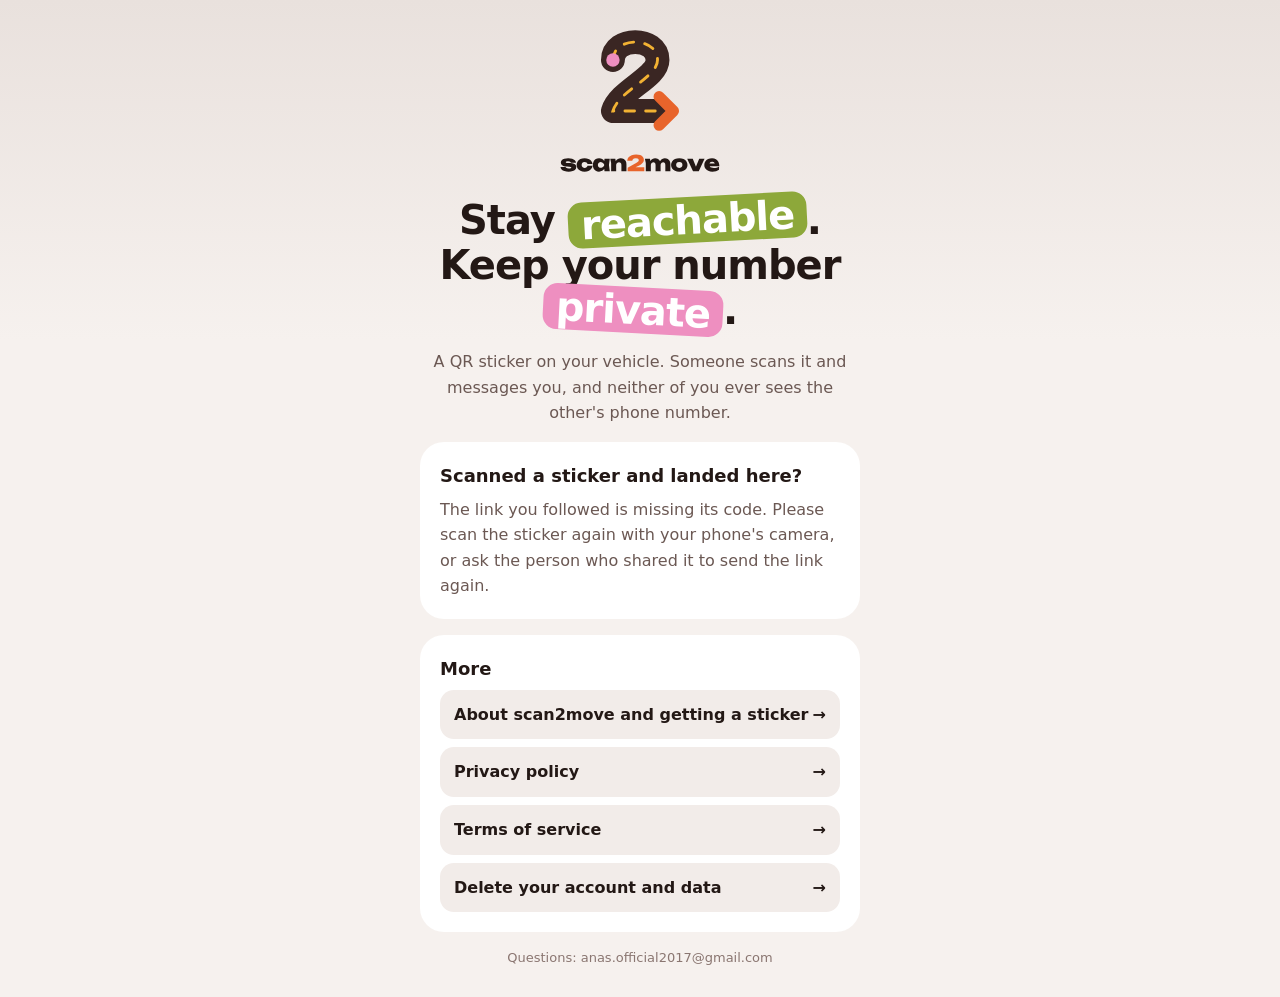
<file: index.html>
<!DOCTYPE html>
<html lang="en">
<head>
<meta charset="utf-8">
<meta name="referrer" content="no-referrer">
<meta http-equiv="Content-Security-Policy" content="default-src 'self'; script-src 'self' 'unsafe-inline'; style-src 'self' 'unsafe-inline' https://fonts.googleapis.com; font-src https://fonts.gstatic.com; img-src 'self' data:; base-uri 'none'; form-action 'none'">
<meta name="viewport" content="width=device-width, initial-scale=1, viewport-fit=cover">
<link rel="icon" href="favicon.svg" type="image/svg+xml">
<link rel="apple-touch-icon" href="apple-touch-icon.png">
<meta name="theme-color" content="#523632">
<meta property="og:type" content="website">
<meta property="og:title" content="scan2move">
<meta property="og:description" content="Reach a vehicle owner without seeing their phone number.">
<meta property="og:image" content="https://scantomove.app/og.png">
<meta name="twitter:card" content="summary_large_image">
<title>scan2move</title>
<!--
  Landing spot for a bare or broken scan link. The real pages are home.html
  (about + ordering), scan.html (what a stranger sees) and the legal pages
  Google Play requires. No customer data is served from here, no analytics.
-->
<link rel="stylesheet" href="https://fonts.googleapis.com/css2?family=Bricolage+Grotesque:opsz,wght@12..96,800&family=Caveat:wght@700&family=Plus+Jakarta+Sans:wght@500;600;700;800&display=swap">
<link rel="stylesheet" href="brand.css">
<style>
  body{min-height:100dvh;display:flex;align-items:center;justify-content:center;padding:28px max(18px,env(safe-area-inset-right,0px)) 28px max(18px,env(safe-area-inset-left,0px))}
  .wrap{max-width:440px;width:100%;text-align:center;display:flex;flex-direction:column;gap:16px}
  .mark{width:86px;margin:0 auto;animation:bob 3.5s ease-in-out infinite}
  @keyframes bob{50%{transform:translateY(-6px)}}
  .logo{height:30px;margin:0 auto}
  h1{font-family:var(--display);font-weight:800;font-size:clamp(32px,8vw,40px);line-height:1.1;letter-spacing:-.025em;text-wrap:balance;margin-top:6px}
  p{color:var(--mut)}
  .card{background:var(--white);border-radius:24px;padding:20px;text-align:left}
  .card b{display:block;margin-bottom:6px;font-family:var(--display);font-size:18px}
  .card p{margin:0}
  .links{display:grid;gap:8px;margin-top:4px}
  .links a{display:flex;justify-content:space-between;align-items:center;padding:12px 14px;border-radius:14px;background:var(--sunk);text-decoration:none;font-weight:700;color:var(--ink)}
  .links a:hover{background:var(--soft)}
  .foot{font-size:13px;color:var(--mut-2)}
</style>
</head>
<body>
<script>if(window.top!==window.self){try{window.top.location=window.self.location.href;}catch(e){document.documentElement.style.display='none';}}</script>
  <div class="wrap">
    <img class="mark" src="assets/mark.svg" alt="" width="86" height="107">
    <img class="logo" src="assets/wordmark.svg" alt="scan2move" width="160" height="24" style="height:24px">
    <h1>Stay <span class="stk lime">reachable</span>.<br>Keep your number <span class="stk pink tilt-r">private</span>.</h1>
    <p>A QR sticker on your vehicle. Someone scans it and messages you, and neither of you ever sees the other's phone number.</p>

    <div class="card">
      <b>Scanned a sticker and landed here?</b>
      <p>The link you followed is missing its code. Please scan the sticker again with your phone's camera, or ask the person who shared it to send the link again.</p>
    </div>

    <div class="card">
      <b>More</b>
      <div class="links">
        <a href="home.html">About scan2move and getting a sticker <span>→</span></a>
        <a href="privacy.html">Privacy policy <span>→</span></a>
        <a href="terms.html">Terms of service <span>→</span></a>
        <a href="delete-account.html">Delete your account and data <span>→</span></a>
      </div>
    </div>

    <p class="foot">Questions: anas.official2017@gmail.com</p>
  </div>
</body>
</html>
</file>
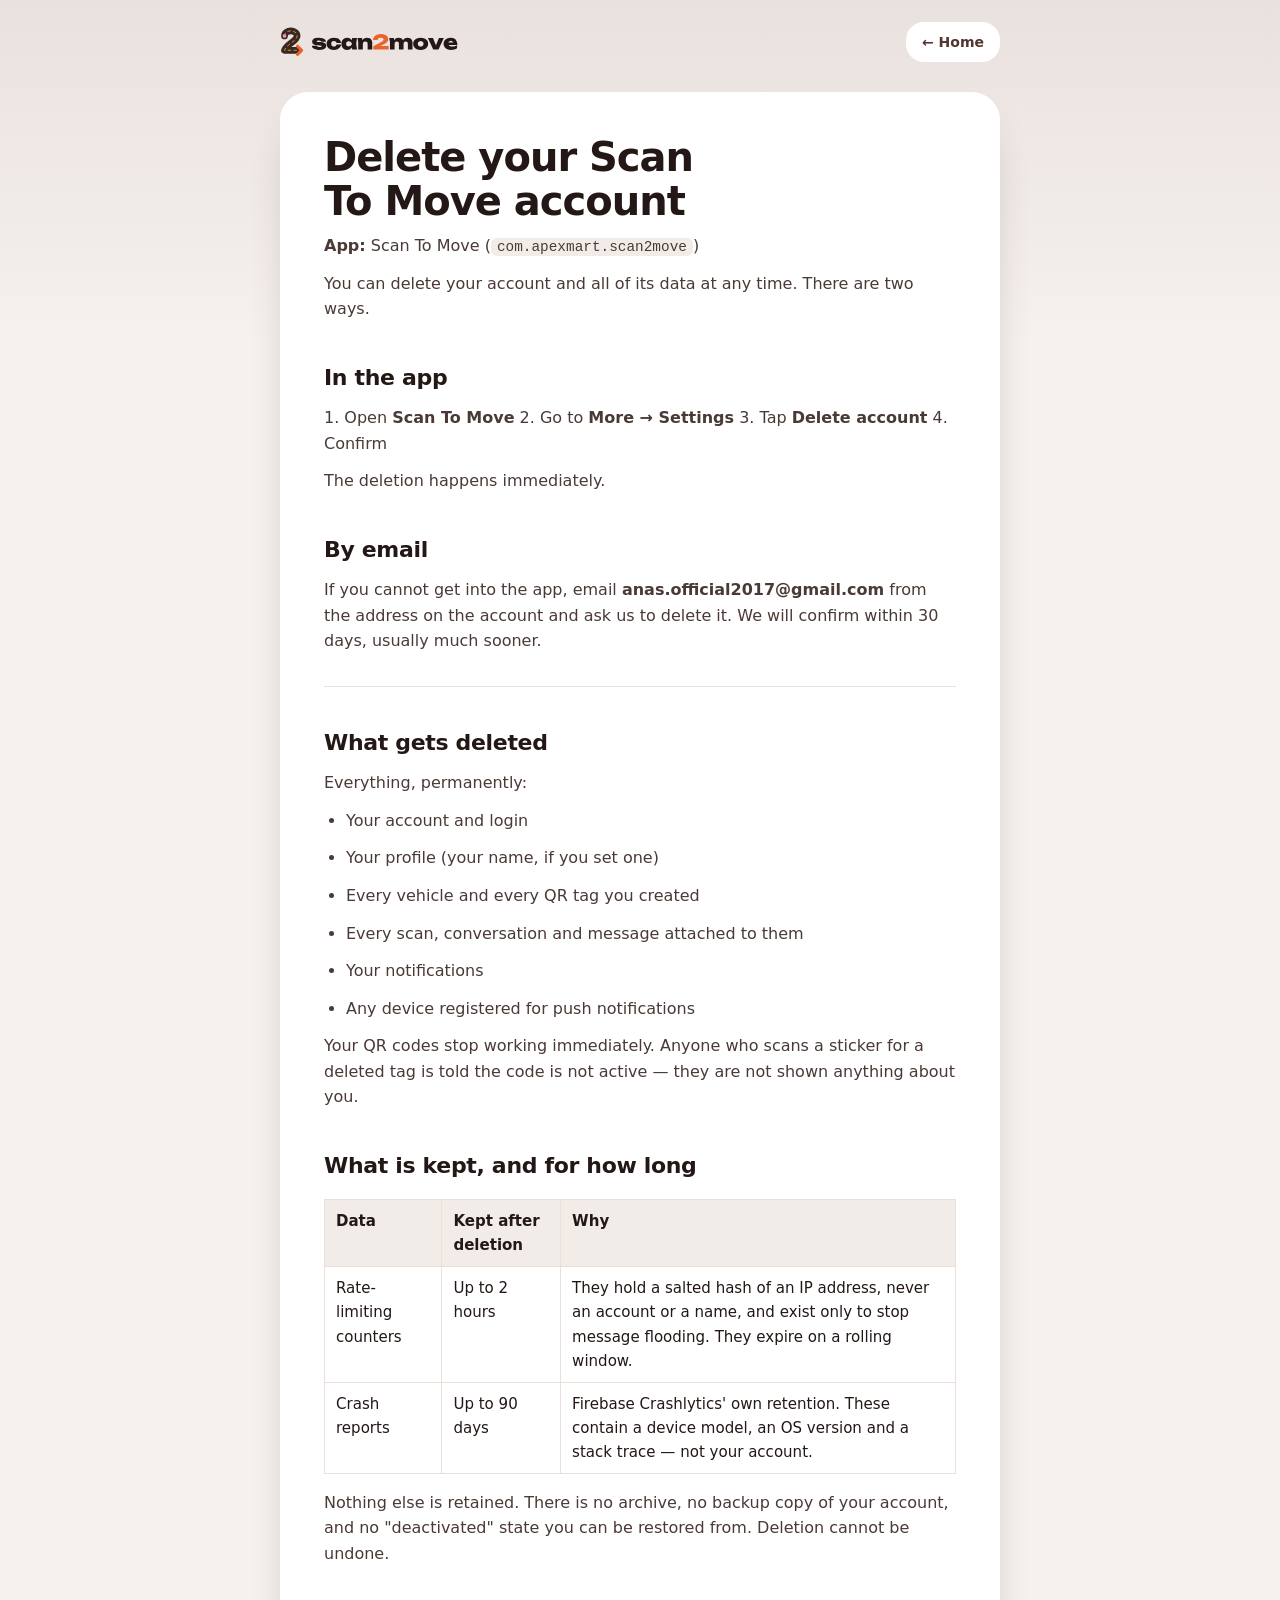
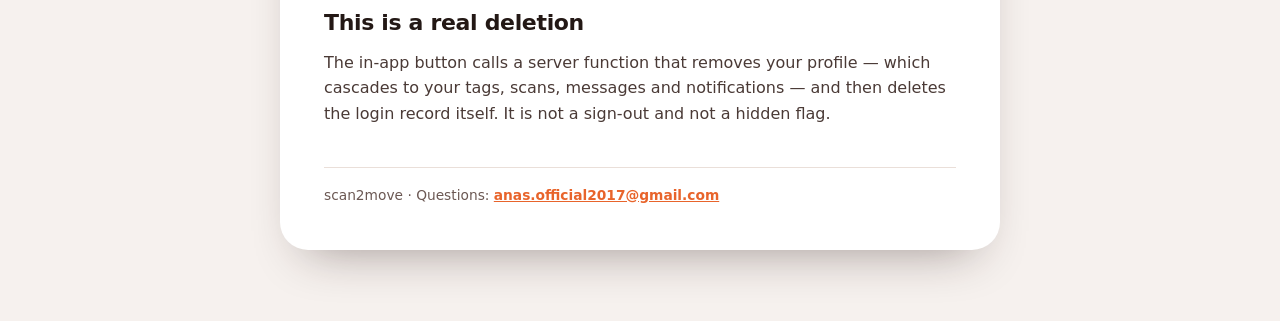
<file: delete-account.html>
<!doctype html>
<html lang="en">
<head>
<meta charset="utf-8">
<meta name="referrer" content="no-referrer">
<meta http-equiv="Content-Security-Policy" content="default-src 'self'; script-src 'self' 'unsafe-inline'; style-src 'self' 'unsafe-inline' https://fonts.googleapis.com; font-src https://fonts.gstatic.com; img-src 'self' data:; base-uri 'none'; form-action 'none'">
<meta name="viewport" content="width=device-width,initial-scale=1">
<link rel="icon" href="favicon.svg" type="image/svg+xml">
<link rel="apple-touch-icon" href="apple-touch-icon.png">
<meta name="theme-color" content="#523632">
<meta name="description" content="Delete your Scan To Move account, vehicles, QR tags, conversations, notifications, and login data.">
<link rel="canonical" href="https://scantomove.app/delete-account">
<title>Delete your account · scan2move</title>
<link rel="stylesheet" href="https://fonts.googleapis.com/css2?family=Bricolage+Grotesque:opsz,wght@12..96,700;12..96,800&family=Plus+Jakarta+Sans:wght@400;500;600;700;800&display=swap">
<link rel="stylesheet" href="brand.css">
</head>
<body>
<script>if(window.top!==window.self){try{window.top.location=window.self.location.href;}catch(e){document.documentElement.style.display='none';}}</script>
<header class="topbar"><a href="home.html" aria-label="scan2move home"><img class="logo" src="assets/logo.svg" alt="scan2move" width="178" height="30"></a><a class="back" href="home.html">← Home</a></header>
<main class="doc"><div class="paper">
<h1>Delete your Scan To Move account</h1>
<p><strong>App:</strong> Scan To Move (<code>com.apexmart.scan2move</code>)</p>
<p>You can delete your account and all of its data at any time. There are two ways.</p>
<h2>In the app</h2>
<p>1. Open <strong>Scan To Move</strong> 2. Go to <strong>More → Settings</strong> 3. Tap <strong>Delete account</strong> 4. Confirm</p>
<p>The deletion happens immediately.</p>
<h2>By email</h2>
<p>If you cannot get into the app, email <strong>anas.official2017@gmail.com</strong> from the address on the account and ask us to delete it. We will confirm within 30 days, usually much sooner.</p>
<hr>
<h2>What gets deleted</h2>
<p>Everything, permanently:</p>
<ul>
<li>Your account and login</li>
<li>Your profile (your name, if you set one)</li>
<li>Every vehicle and every QR tag you created</li>
<li>Every scan, conversation and message attached to them</li>
<li>Your notifications</li>
<li>Any device registered for push notifications</li>
</ul>
<p>Your QR codes stop working immediately. Anyone who scans a sticker for a deleted tag is told the code is not active — they are not shown anything about you.</p>
<h2>What is kept, and for how long</h2>
<table><tr><th>Data</th><th>Kept after deletion</th><th>Why</th></tr><tr><td>Rate-limiting counters</td><td>Up to 2 hours</td><td>They hold a salted hash of an IP address, never an account or a name, and exist only to stop message flooding. They expire on a rolling window.</td></tr><tr><td>Crash reports</td><td>Up to 90 days</td><td>Firebase Crashlytics' own retention. These contain a device model, an OS version and a stack trace — not your account.</td></tr></table>
<p>Nothing else is retained. There is no archive, no backup copy of your account, and no "deactivated" state you can be restored from. Deletion cannot be undone.</p>
<h2>This is a real deletion</h2>
<p>The in-app button calls a server function that removes your profile — which cascades to your tags, scans, messages and notifications — and then deletes the login record itself. It is not a sign-out and not a hidden flag.</p>
<footer>scan2move · Questions: <a href="mailto:anas.official2017@gmail.com">anas.official2017@gmail.com</a></footer>
</div></main>
</body>
</html>
</file>
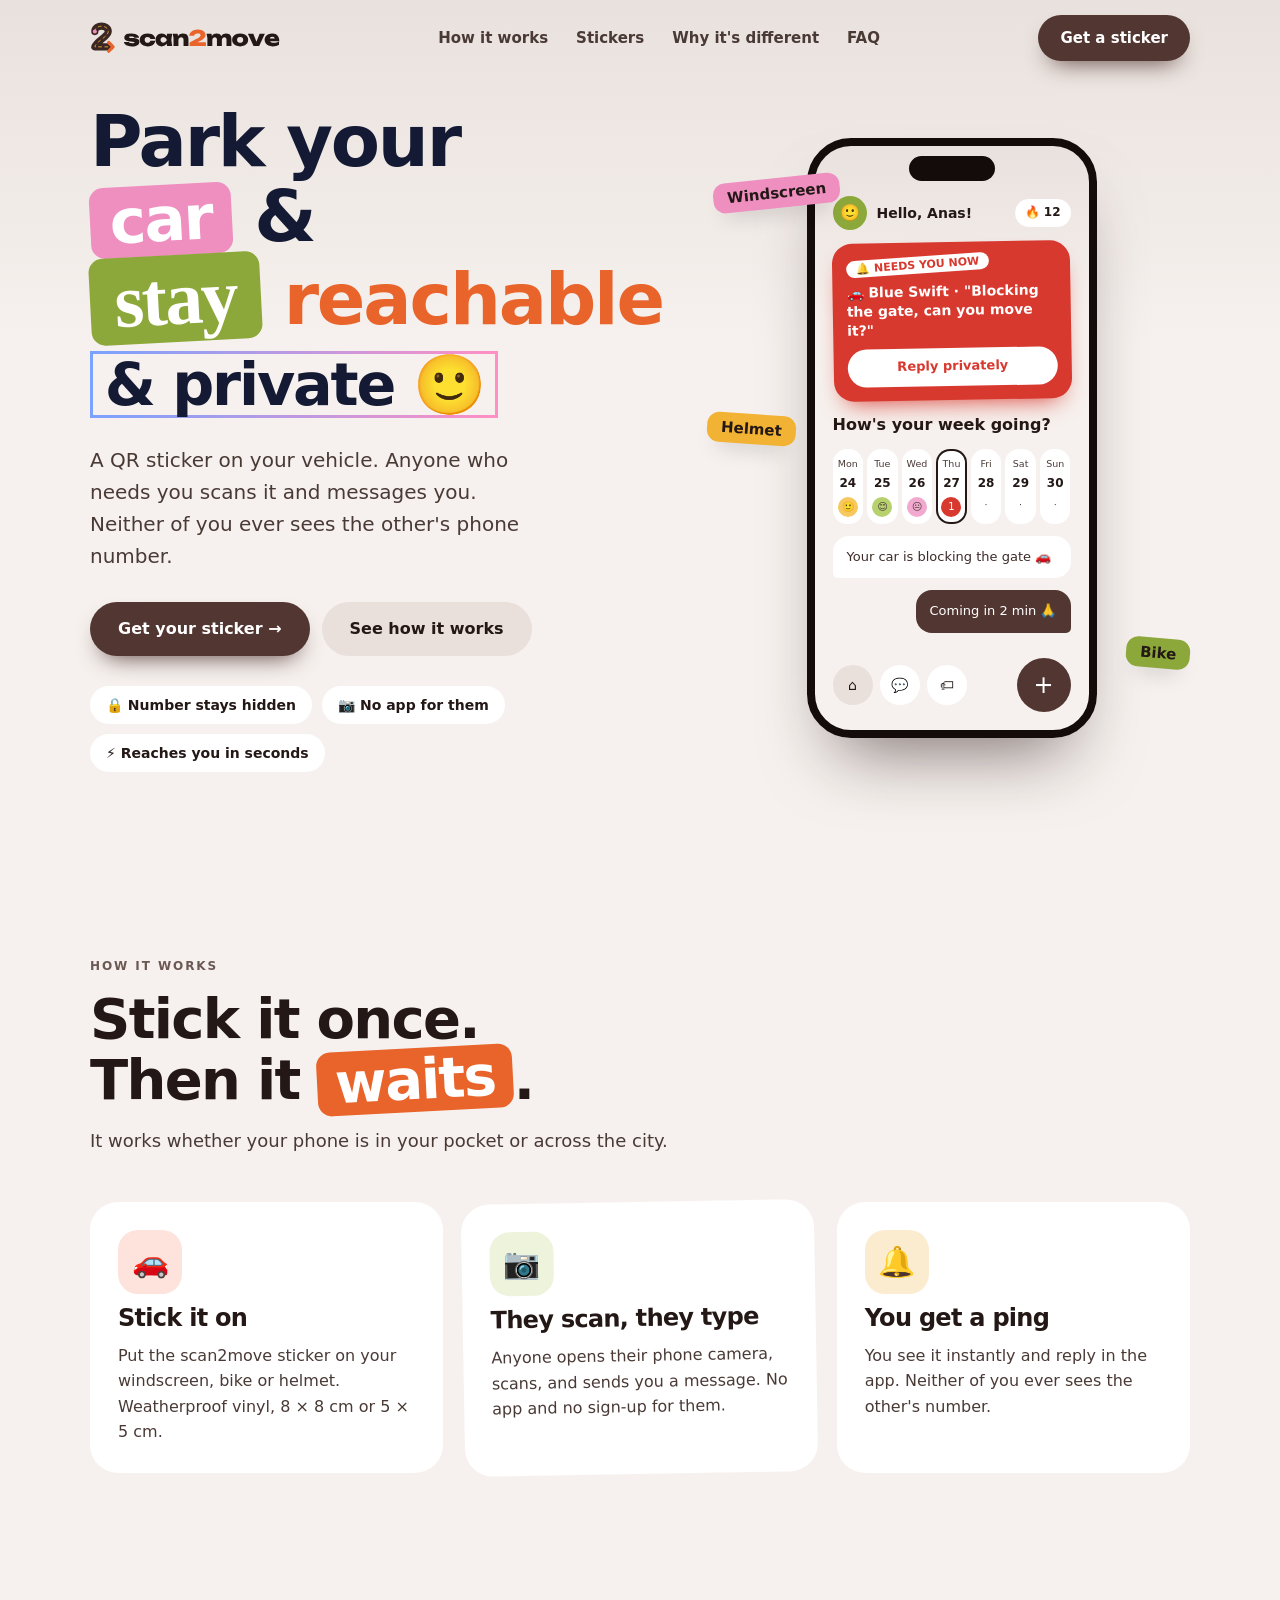
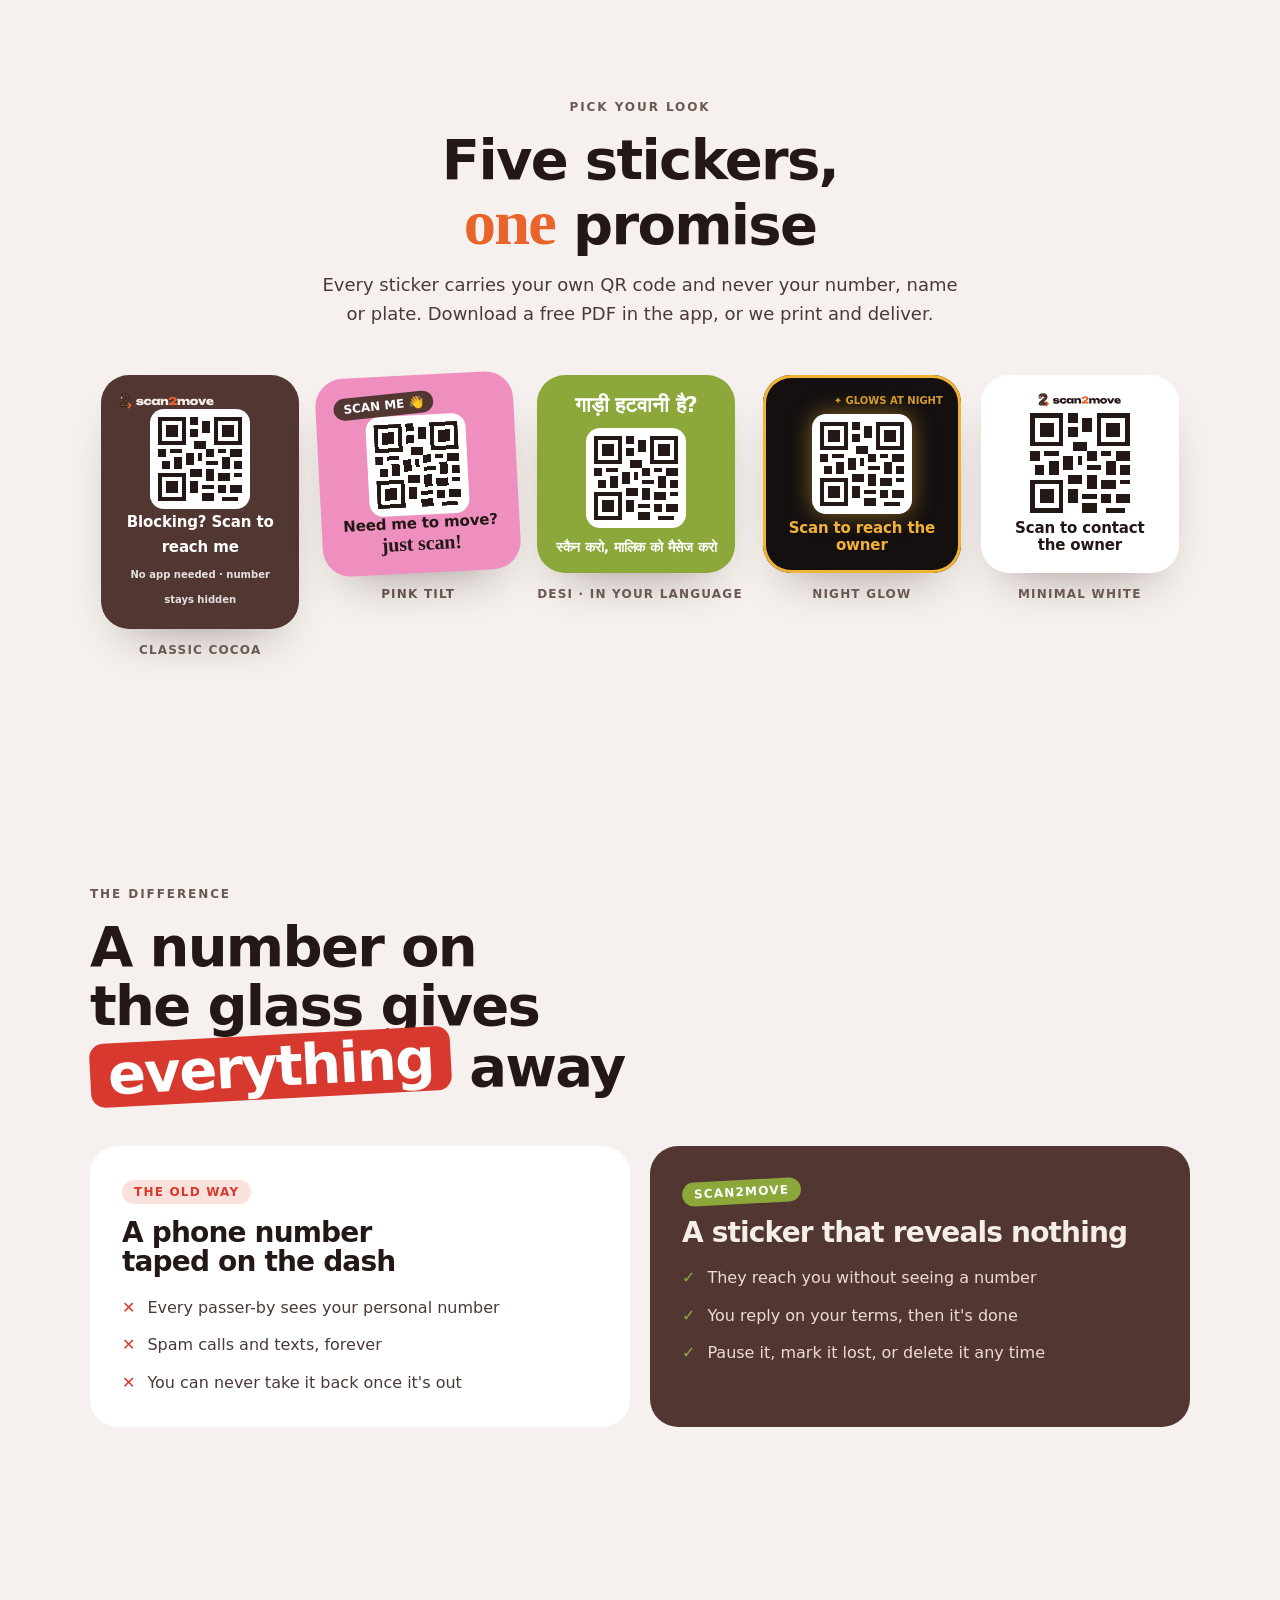
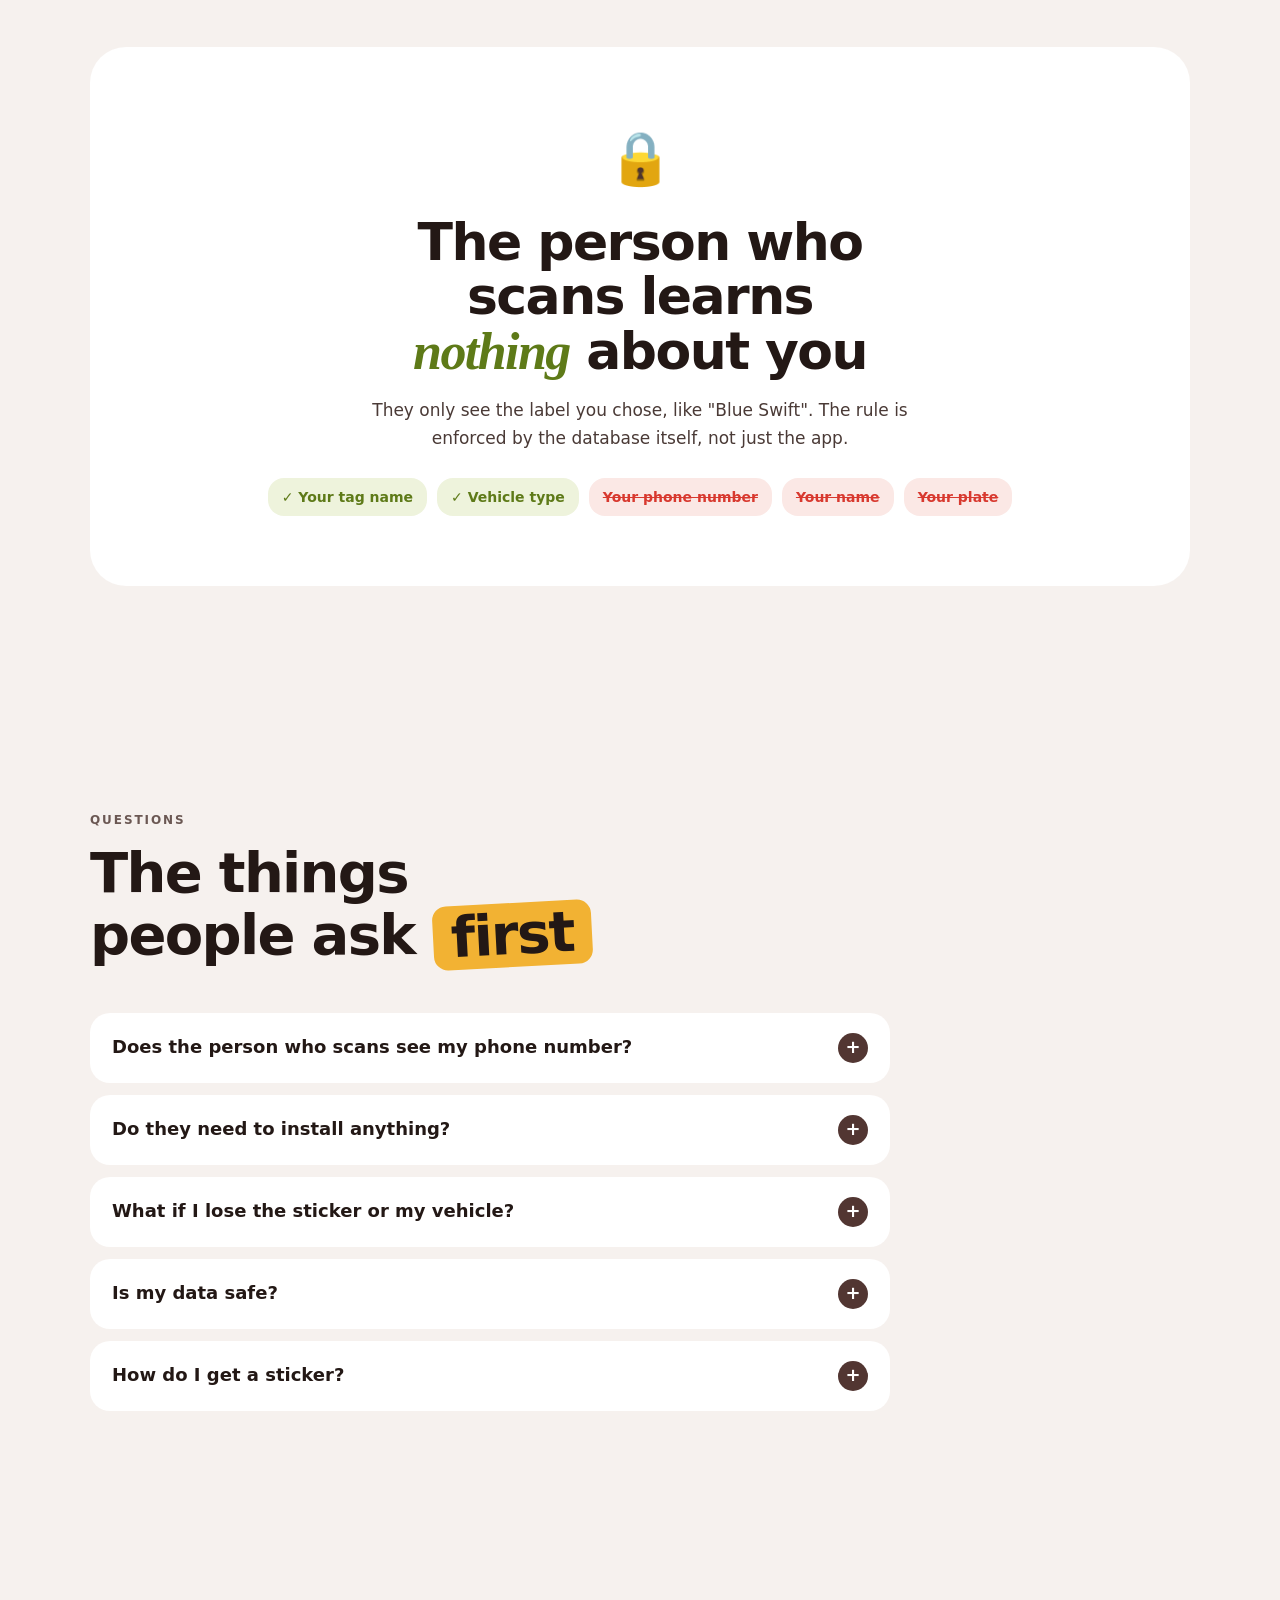
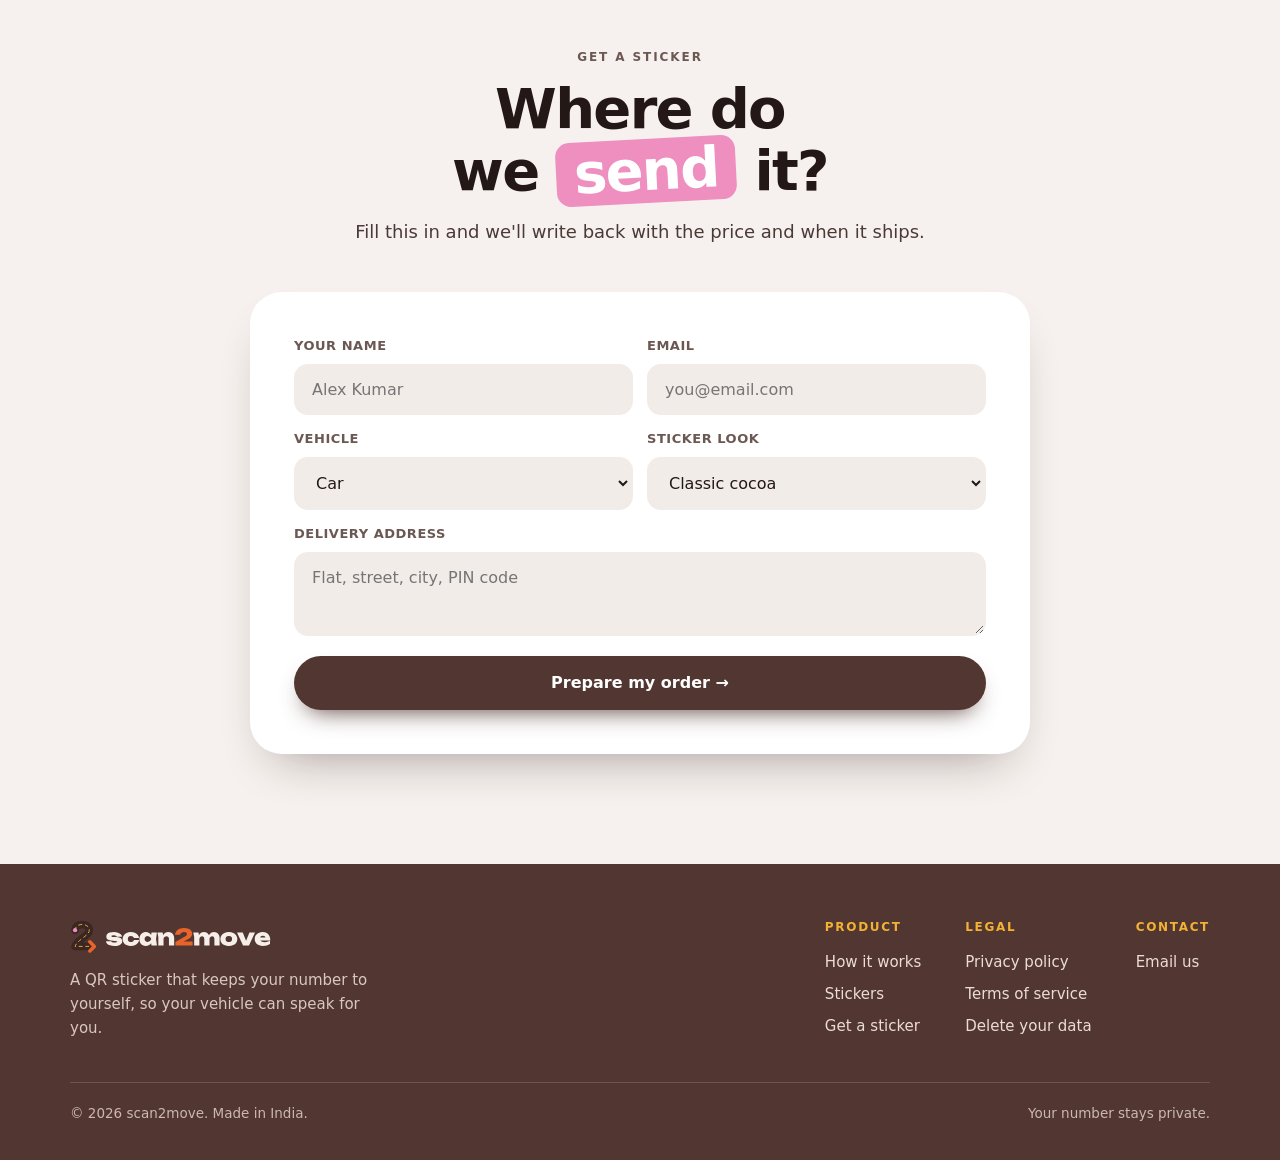
<file: home.html>
<!DOCTYPE html>
<html lang="en">
<head>
<meta charset="utf-8">
<meta name="referrer" content="no-referrer">
<meta http-equiv="Content-Security-Policy" content="default-src 'self'; script-src 'self' 'unsafe-inline'; style-src 'self' 'unsafe-inline' https://fonts.googleapis.com; font-src https://fonts.gstatic.com; img-src 'self' data:; base-uri 'none'; form-action 'none'">
<script>if(window.top!==window.self){try{window.top.location=window.self.location.href;}catch(e){document.documentElement.style.display="none";}}</script>
<meta name="viewport" content="width=device-width, initial-scale=1, viewport-fit=cover">
<link rel="icon" href="favicon.svg" type="image/svg+xml">
<link rel="icon" href="favicon-32.png" type="image/png" sizes="32x32">
<link rel="apple-touch-icon" href="apple-touch-icon.png">
<meta name="theme-color" content="#523632">
<meta name="description" content="scan2move: a QR sticker for your vehicle that lets anyone reach you the moment it's in the way, without ever showing your phone number.">
<link rel="canonical" href="https://scantomove.app/home">
<meta property="og:type" content="website">
<meta property="og:title" content="Private QR Sticker for Cars &amp; Bikes | scan2move">
<meta property="og:description" content="A QR sticker that lets anyone reach you about your vehicle without seeing your phone number.">
<meta property="og:image" content="https://scantomove.app/og.png">
<meta property="og:url" content="https://scantomove.app/home">
<meta name="twitter:card" content="summary_large_image">
<title>Private QR Sticker for Cars &amp; Bikes | scan2move</title>
<script type="application/ld+json">
{
  "@context": "https://schema.org",
  "@graph": [
    {
      "@type": "Organization",
      "@id": "https://scantomove.app/#organization",
      "name": "Scan To Move",
      "alternateName": "scan2move",
      "url": "https://scantomove.app/home",
      "logo": "https://scantomove.app/og.png",
      "email": "anas.official2017@gmail.com",
      "knowsAbout": [
        "vehicle QR stickers",
        "private vehicle owner messaging",
        "parking alerts"
      ]
    },
    {
      "@type": "WebSite",
      "@id": "https://scantomove.app/#website",
      "name": "scan2move",
      "alternateName": "Scan To Move",
      "url": "https://scantomove.app/",
      "publisher": { "@id": "https://scantomove.app/#organization" },
      "inLanguage": "en"
    },
    {
      "@type": "SoftwareApplication",
      "@id": "https://scantomove.app/#app",
      "name": "Scan To Move",
      "alternateName": "scan2move",
      "url": "https://scantomove.app/home",
      "description": "A QR sticker and Android app that lets someone message a vehicle owner without either person seeing the other's phone number.",
      "applicationCategory": "UtilitiesApplication",
      "operatingSystem": "Android",
      "keywords": "vehicle QR sticker, private parking alerts, contact vehicle owner",
      "publisher": { "@id": "https://scantomove.app/#organization" }
    }
  ]
}
</script>
<link rel="preconnect" href="https://fonts.googleapis.com">
<link rel="preconnect" href="https://fonts.gstatic.com" crossorigin>
<link rel="stylesheet" href="https://fonts.googleapis.com/css2?family=Bricolage+Grotesque:opsz,wght@12..96,500;12..96,700;12..96,800&family=Caveat:wght@700&family=Fraunces:ital,wght@1,600&family=Plus+Jakarta+Sans:wght@400;500;600;700;800&display=swap">
<link rel="stylesheet" href="brand.css">
<style>
  .wrap{max-width:1140px;margin:0 auto;padding-inline:max(20px,env(safe-area-inset-left,0px))}
  h1,h2,h3{font-family:var(--display);font-weight:800;letter-spacing:-.03em;line-height:1.05;text-wrap:balance}
  .eyebrow{display:inline-block;font:800 12px var(--body);letter-spacing:.16em;text-transform:uppercase;color:var(--mut)}

  /* nav */
  nav{position:sticky;top:0;z-index:40;transition:background .25s,box-shadow .25s}
  nav.scrolled{background:rgba(246,241,238,.9);backdrop-filter:blur(14px);-webkit-backdrop-filter:blur(14px);box-shadow:0 1px 0 var(--line)}
  nav .bar{display:flex;align-items:center;justify-content:space-between;height:76px;gap:16px}
  nav .logo{height:32px;width:auto;display:block}
  .navlinks{display:flex;gap:28px}
  .navlinks a{text-decoration:none;font-weight:700;font-size:15px;color:var(--ink-2)}
  .navlinks a:hover{color:var(--orange)}
  nav .btn{height:46px;padding:0 22px;font-size:15px}
  @media(max-width:880px){.navlinks{display:none}}
  @media(max-width:420px){nav .btn{padding:0 16px}nav .logo{height:26px}}

  /* hero */
  .hero{padding:28px 0 70px}
  .hero-grid{display:grid;grid-template-columns:1.1fr .9fr;gap:40px;align-items:center}
  .hero h1{font-size:clamp(42px,5.6vw,72px);line-height:1.04;color:#141a33}
  .hero h1 .stk{font-size:.86em}
  .hero h1 .stay{font-family:var(--hand);font-weight:700;font-size:1.06em}
  .hero h1 .reach{color:var(--orange)}
  .hero h1 .priv{display:inline-block;border:3px solid;border-image:linear-gradient(90deg,#7aa2ff,#ff8fc4) 1;padding:0 .2em;font-size:.82em;margin-top:.12em}
  .lede{margin-top:26px;font-size:clamp(17px,1.8vw,20px);color:var(--ink-2);max-width:34ch}
  .hero-cta{display:flex;gap:12px;flex-wrap:wrap;margin-top:30px}
  .chips{display:flex;gap:10px;flex-wrap:wrap;margin-top:30px}
  .chip{display:inline-flex;align-items:center;gap:8px;height:38px;padding:0 16px;border-radius:19px;background:var(--white);font-weight:700;font-size:14px}
  @media(max-width:900px){.hero-grid{grid-template-columns:1fr}.hero-art{order:2}}

  /* phone */
  .hero-art{position:relative;display:grid;place-items:center;min-height:560px}
  .phone{width:290px;height:600px;border-radius:44px;border:8px solid #140c0b;background:linear-gradient(180deg,var(--sand),var(--paper) 30%);position:relative;overflow:hidden;box-shadow:0 40px 70px -30px rgba(42,23,21,.6);animation:float 7s ease-in-out infinite}
  .phone .isl{position:absolute;top:10px;left:50%;transform:translateX(-50%);width:86px;height:25px;background:#140c0b;border-radius:14px}
  .phone .in{position:absolute;inset:0;padding:50px 18px 18px;display:flex;flex-direction:column;gap:12px}
  .urgent{background:var(--red);color:var(--white);border-radius:20px;padding:14px;display:flex;flex-direction:column;gap:9px;transform:rotate(-1deg);box-shadow:0 12px 24px -12px var(--red)}
  .urgent .tag{align-self:flex-start;background:var(--white);color:var(--red);border-radius:10px;padding:2px 10px;font:800 11px var(--body);transform:rotate(-3deg)}
  .urgent b{font-size:14px;line-height:1.35}
  .urgent span.rb{background:var(--white);color:var(--red);border-radius:20px;height:38px;display:grid;place-items:center;font-weight:800;font-size:13px}
  .wk{display:grid;grid-template-columns:repeat(7,1fr);gap:4px}
  .wk div{background:var(--white);border-radius:14px;padding:7px 0;text-align:center;font-size:9.5px;color:var(--ink-2);display:flex;flex-direction:column;align-items:center;gap:3px}
  .wk b{font-size:12px;color:var(--ink)}
  .wk i{width:20px;height:20px;border-radius:50%;display:grid;place-items:center;font-style:normal;font-size:10px}
  .wk .today{box-shadow:inset 0 0 0 2px var(--ink)}
  .bub{background:var(--white);border-radius:16px 16px 16px 5px;padding:12px 14px;font-size:13px;line-height:1.45;color:#3d2c28}
  .bub.me{background:var(--cocoa);color:var(--white);border-radius:16px 16px 5px 16px;align-self:flex-end}
  .pnav{margin-top:auto;display:flex;justify-content:space-between;align-items:center}
  .pnav .ic{display:flex;gap:7px}
  .pnav .ic span{width:40px;height:40px;border-radius:50%;background:var(--white);display:grid;place-items:center;font-size:14px}
  .pnav .ic span.on{background:var(--soft)}
  .fab{width:54px;height:54px;border-radius:50%;background:var(--cocoa);color:var(--white);display:grid;place-items:center;font-size:24px}
  .float-stk{position:absolute;z-index:2;font:800 15px var(--body);padding:6px 14px;border-radius:12px;color:var(--white);box-shadow:0 12px 22px -12px rgba(0,0,0,.4);animation:bob 4s ease-in-out infinite}
  .fs1{top:40px;left:0;background:var(--pink);color:var(--ink);transform:rotate(-6deg)}
  .fs2{bottom:70px;right:0;background:var(--lime);color:var(--ink);transform:rotate(5deg);animation-delay:1.4s}
  .fs3{top:46%;left:-6px;background:var(--sun);color:var(--ink);transform:rotate(4deg);animation-delay:2.4s}
  @keyframes float{50%{transform:translateY(-10px)}}
  @keyframes bob{50%{translate:0 -8px}}
  @media(max-width:420px){.fs1,.fs3{left:-4px}.fs2{right:-4px}}

  section.pad{padding-block:clamp(64px,9vw,110px)}
  .head{max-width:640px;margin-bottom:46px}
  .head h2{font-size:clamp(34px,5vw,56px);margin-top:12px}
  .head p{margin-top:14px;color:var(--ink-2);font-size:18px}
  .center{text-align:center;margin-inline:auto}

  /* steps */
  .steps{display:grid;grid-template-columns:repeat(3,1fr);gap:20px}
  .step{background:var(--white);border-radius:28px;padding:28px;display:flex;flex-direction:column;gap:12px}
  .step .em{width:64px;height:64px;border-radius:20px;display:grid;place-items:center;font-size:30px}
  .step h3{font-size:24px}
  .step p{color:var(--ink-2)}
  .step:nth-child(2){transform:rotate(-1deg)}
  @media(max-width:880px){.steps{grid-template-columns:1fr}.step:nth-child(2){transform:none}}

  /* stickers */
  .stickers{display:flex;gap:20px;flex-wrap:wrap;justify-content:center}
  .st{width:198px;aspect-ratio:1;border-radius:28px;padding:18px;display:flex;flex-direction:column;align-items:center;justify-content:space-between;box-shadow:var(--shadow);transition:transform .25s}
  .st:hover{transform:rotate(-2deg) scale(1.03)}
  .st .q{width:100px;height:100px;background:var(--white);border-radius:14px;padding:8px}
  .st .q svg{width:100%;height:100%;display:block}
  .st b{font-family:var(--display);font-weight:800;font-size:15px;text-align:center;line-height:1.15;letter-spacing:-.01em}
  .st small{font-size:10px;font-weight:700;opacity:.85}
  .stname{text-align:center;font-weight:800;font-size:12px;letter-spacing:.1em;color:var(--mut);margin-top:12px}

  /* old vs new */
  .vs{display:grid;grid-template-columns:1fr 1fr;gap:20px}
  .col{border-radius:28px;padding:32px}
  .col.bad{background:var(--white)}
  .col.good{background:var(--cocoa);color:var(--cream)}
  .col .t{display:inline-block;font:800 12px var(--body);letter-spacing:.1em;text-transform:uppercase;padding:5px 12px;border-radius:12px;margin-bottom:14px}
  .col.bad .t{background:#fbe1dc;color:var(--red)}
  .col.good .t{background:var(--lime);color:var(--white);transform:rotate(-3deg)}
  .col h3{font-size:28px}
  .col ul{list-style:none;margin-top:18px;display:grid;gap:12px}
  .col li{display:flex;gap:12px;align-items:flex-start}
  .col.bad li{color:var(--ink-2)}
  .col.good li{color:#ecdcd6}
  .col li i{font-style:normal;font-weight:800;flex:0 0 auto}
  @media(max-width:880px){.vs{grid-template-columns:1fr}}

  /* promise */
  .promise{background:var(--white);border-radius:36px;padding:clamp(34px,6vw,70px);text-align:center;position:relative;overflow:hidden}
  .promise .lock{font-size:52px;display:inline-block;animation:bob 3.5s ease-in-out infinite}
  .promise h2{font-size:clamp(30px,4.6vw,52px);max-width:17ch;margin:14px auto 0}
  .promise p{margin:18px auto 0;color:var(--ink-2);max-width:52ch;font-size:17px}
  .see{display:flex;gap:10px;flex-wrap:wrap;justify-content:center;margin-top:26px}
  .see span{font-weight:700;font-size:14px;padding:8px 14px;border-radius:16px}
  .see .y{background:#eef3dc;color:var(--lime-d)}
  .see .n{background:#fbe8e5;color:var(--red);text-decoration:line-through}

  /* faq */
  .faq{max-width:800px}
  details{background:var(--white);border-radius:20px;padding:2px 22px;margin-bottom:12px}
  details[open]{box-shadow:inset 0 0 0 2px var(--cocoa)}
  summary{list-style:none;cursor:pointer;font-family:var(--display);font-weight:700;font-size:18px;padding:18px 0;display:flex;justify-content:space-between;align-items:center;gap:16px}
  summary::-webkit-details-marker{display:none}
  summary .pm{flex:0 0 auto;width:30px;height:30px;border-radius:50%;background:var(--cocoa);color:var(--white);display:grid;place-items:center;font-size:18px;transition:transform .2s}
  details[open] .pm{transform:rotate(45deg)}
  details p{padding:0 0 20px;color:var(--ink-2)}
  details a{color:var(--orange);font-weight:700}

  /* order */
  .order{background:var(--white);border-radius:32px;padding:clamp(24px,4vw,44px);max-width:780px;margin:0 auto;box-shadow:var(--shadow)}
  .frow{display:grid;grid-template-columns:1fr 1fr;gap:14px}
  .fld{display:flex;flex-direction:column;gap:7px}
  .fld.span{grid-column:1/-1}
  label{font-weight:800;font-size:13px;letter-spacing:.04em;color:var(--mut);text-transform:uppercase}
  input,select,textarea{width:100%;font:500 16px var(--body);color:var(--ink);background:var(--sunk);border:2px solid transparent;border-radius:14px;padding:14px 16px}
  input:focus,select:focus,textarea:focus{outline:none;border-color:var(--cocoa);background:var(--white)}
  textarea{min-height:84px;resize:vertical}
  @media(max-width:600px){.frow{grid-template-columns:1fr}}
  .ready{margin-top:6px;padding:22px;border-radius:22px;background:#eef3dc}
  .ready h3{font-size:22px}
  pre{margin:12px 0 0;padding:16px;border-radius:14px;background:var(--white);overflow-x:auto;font:14px/1.7 ui-monospace,Menlo,monospace;white-space:pre-wrap;color:var(--ink)}
  .mail{font-family:ui-monospace,Menlo,monospace;font-size:15px;background:var(--white);border-radius:10px;padding:6px 10px;display:inline-block;user-select:all;word-break:break-all}

  .reveal{opacity:1;transform:none;transition:opacity .7s cubic-bezier(.22,1,.36,1),transform .7s cubic-bezier(.22,1,.36,1)}
  .js .reveal.pre{opacity:0;transform:translateY(22px)}
</style>
</head>
<body>

<nav id="nav">
  <div class="wrap bar">
    <a href="#top" aria-label="scan2move home"><img class="logo" src="assets/logo.svg" alt="scan2move" width="190" height="32"></a>
    <div class="navlinks">
      <a href="#how">How it works</a>
      <a href="#stickers">Stickers</a>
      <a href="#why">Why it's different</a>
      <a href="#faq">FAQ</a>
    </div>
    <a href="#order" class="btn btn-brown">Get a sticker</a>
  </div>
</nav>

<header class="hero" id="top">
  <div class="wrap hero-grid">
    <div>
      <h1>Park your <span class="stk pink">car</span> &amp;<br><span class="stk lime stay">stay</span> <span class="reach">reachable</span><br><span class="priv">&amp; private 🙂</span></h1>
      <p class="lede">A QR sticker on your vehicle. Anyone who needs you scans it and messages you. Neither of you ever sees the other's phone number.</p>
      <div class="hero-cta">
        <a href="#order" class="btn btn-brown">Get your sticker →</a>
        <a href="#how" class="btn btn-soft">See how it works</a>
      </div>
      <div class="chips">
        <span class="chip">🔒 Number stays hidden</span>
        <span class="chip">📷 No app for them</span>
        <span class="chip">⚡ Reaches you in seconds</span>
      </div>
    </div>
    <div class="hero-art" aria-hidden="true">
      <span class="float-stk fs1">Windscreen</span>
      <span class="float-stk fs3">Helmet</span>
      <span class="float-stk fs2">Bike</span>
      <div class="phone"><div class="isl"></div><div class="in">
        <div style="display:flex;align-items:center;gap:10px"><span style="width:34px;height:34px;border-radius:50%;background:var(--lime);display:grid;place-items:center">🙂</span><b style="font-size:14px;flex:1">Hello, Anas!</b><span class="chip" style="height:28px;padding:0 10px;font-size:12px">🔥 12</span></div>
        <div class="urgent"><span class="tag">🔔 NEEDS YOU NOW</span><b>🚗 Blue Swift · "Blocking the gate, can you move it?"</b><span class="rb">Reply privately</span></div>
        <b style="font-size:16px;font-family:var(--display)">How's your week going?</b>
        <div class="wk">
          <div>Mon<b>24</b><i style="background:#F6C85F">🙂</i></div><div>Tue<b>25</b><i style="background:#B7D16E">😊</i></div><div>Wed<b>26</b><i style="background:#F2A9CF">😐</i></div><div class="today">Thu<b>27</b><i style="background:var(--red);color:#fff">1</i></div><div>Fri<b>28</b>·</div><div>Sat<b>29</b>·</div><div>Sun<b>30</b>·</div>
        </div>
        <div class="bub">Your car is blocking the gate 🚗</div>
        <div class="bub me">Coming in 2 min 🙏</div>
        <div class="pnav"><div class="ic"><span class="on">⌂</span><span>💬</span><span>🏷</span></div><span class="fab">+</span></div>
      </div></div>
    </div>
  </div>
</header>

<main>
  <section class="pad wrap reveal" id="how">
    <div class="head">
      <span class="eyebrow">How it works</span>
      <h2>Stick it once. Then it <span class="stk orange">waits</span>.</h2>
      <p>It works whether your phone is in your pocket or across the city.</p>
    </div>
    <div class="steps">
      <div class="step"><span class="em" style="background:#fde3dc">🚗</span><h3>Stick it on</h3><p>Put the scan2move sticker on your windscreen, bike or helmet. Weatherproof vinyl, 8 × 8 cm or 5 × 5 cm.</p></div>
      <div class="step"><span class="em" style="background:#eef3dc">📷</span><h3>They scan, they type</h3><p>Anyone opens their phone camera, scans, and sends you a message. No app and no sign-up for them.</p></div>
      <div class="step"><span class="em" style="background:#fbeccf">🔔</span><h3>You get a ping</h3><p>You see it instantly and reply in the app. Neither of you ever sees the other's number.</p></div>
    </div>
  </section>

  <section class="pad wrap reveal" id="stickers">
    <div class="head center">
      <span class="eyebrow">Pick your look</span>
      <h2>Five stickers, <span class="hand" style="color:var(--orange);font-size:1.15em">one</span> promise</h2>
      <p>Every sticker carries your own QR code and never your number, name or plate. Download a free PDF in the app, or we print and deliver.</p>
    </div>
    <div class="stickers">
      <div><div class="st" style="background:var(--cocoa);color:var(--white)"><img src="assets/logo-dark.svg" alt="" width="95" height="16" style="height:16px;align-self:flex-start"><div class="q"><svg viewBox="0 0 21 21" shape-rendering="crispEdges"><use href="#qr"/></svg></div><div style="text-align:center"><b>Blocking? Scan to reach me</b><br><small>No app needed · number stays hidden</small></div></div><div class="stname">CLASSIC COCOA</div></div>
      <div><div class="st" style="background:var(--pink);transform:rotate(-3deg)"><span class="stk cocoa" style="font:800 12px var(--body);padding:4px 10px;align-self:flex-start">SCAN ME 👋</span><div class="q"><svg viewBox="0 0 21 21" shape-rendering="crispEdges"><use href="#qr"/></svg></div><b>Need me to move? <span class="hand" style="font-size:20px">just scan!</span></b></div><div class="stname">PINK TILT</div></div>
      <div><div class="st" style="background:var(--lime);color:var(--white)"><b style="font-size:21px">गाड़ी हटवानी है?</b><div class="q"><svg viewBox="0 0 21 21" shape-rendering="crispEdges"><use href="#qr"/></svg></div><b style="font-size:14px">स्कैन करो, मालिक को मैसेज करो</b></div><div class="stname">DESI · IN YOUR LANGUAGE</div></div>
      <div><div class="st" style="background:#141010;color:var(--white);box-shadow:inset 0 0 0 3px var(--sun),var(--shadow)"><small style="color:var(--sun);align-self:flex-end">✦ GLOWS AT NIGHT</small><div class="q" style="box-shadow:0 0 22px rgba(242,178,51,.5)"><svg viewBox="0 0 21 21" shape-rendering="crispEdges"><use href="#qr"/></svg></div><b style="color:var(--sun)">Scan to reach the owner</b></div><div class="stname">NIGHT GLOW</div></div>
      <div><div class="st" style="background:var(--white)"><img src="assets/logo.svg" alt="" width="83" height="14" style="height:14px"><div class="q" style="padding:0"><svg viewBox="0 0 21 21" shape-rendering="crispEdges"><use href="#qr"/></svg></div><b style="font-weight:700;font-size:15px">Scan to contact the owner</b></div><div class="stname">MINIMAL WHITE</div></div>
    </div>
    <svg width="0" height="0" style="position:absolute" aria-hidden="true"><defs><g id="qr" fill="#231815"><path d="M0 0h7v7H0zM14 0h7v7h-7zM0 14h7v7H0z"/><path fill="#fff" d="M1 1h5v5H1zM15 1h5v5h-5zM1 15h5v5H1z"/><path d="M2 2h3v3H2zM16 2h3v3h-3zM2 16h3v3H2zM8 0h2v2H8zM11 1h2v3h-2zM8 3h2v2H8zM9 6h3v2H9zM0 8h2v2H0zM3 8h3v1H3zM7 9h2v3H7zM10 9h1v2h-1zM12 8h2v2h-2zM15 8h2v1h-2zM18 8h3v2h-3zM1 11h2v2H1zM4 10h2v3H4zM12 11h3v1h-3zM16 10h2v3h-2zM19 11h2v2h-2zM8 13h3v2H8zM12 13h2v3h-2zM15 14h3v2h-3zM19 14h2v1h-2zM8 16h2v3H8zM11 17h3v1h-3zM15 17h2v2h-2zM18 17h3v2h-3zM11 19h3v2h-3zM16 20h4v1h-4z"/></g></defs></svg>
  </section>

  <section class="pad wrap reveal" id="why">
    <div class="head">
      <span class="eyebrow">The difference</span>
      <h2>A number on the glass gives <span class="stk red">everything</span> away</h2>
    </div>
    <div class="vs">
      <div class="col bad"><span class="t">The old way</span><h3>A phone number taped on the dash</h3>
        <ul><li><i style="color:var(--red)">✕</i>Every passer-by sees your personal number</li><li><i style="color:var(--red)">✕</i>Spam calls and texts, forever</li><li><i style="color:var(--red)">✕</i>You can never take it back once it's out</li></ul></div>
      <div class="col good"><span class="t">scan2move</span><h3>A sticker that reveals nothing</h3>
        <ul><li><i style="color:var(--lime)">✓</i>They reach you without seeing a number</li><li><i style="color:var(--lime)">✓</i>You reply on your terms, then it's done</li><li><i style="color:var(--lime)">✓</i>Pause it, mark it lost, or delete it any time</li></ul></div>
    </div>
  </section>

  <section class="pad wrap reveal">
    <div class="promise">
      <span class="lock" aria-hidden="true">🔒</span>
      <h2>The person who scans learns <span class="ital" style="color:var(--lime-d)">nothing</span> about you</h2>
      <p>They only see the label you chose, like "Blue Swift". The rule is enforced by the database itself, not just the app.</p>
      <div class="see"><span class="y">✓ Your tag name</span><span class="y">✓ Vehicle type</span><span class="n">Your phone number</span><span class="n">Your name</span><span class="n">Your plate</span></div>
    </div>
  </section>

  <section class="pad wrap reveal" id="faq">
    <div class="head"><span class="eyebrow">Questions</span><h2>The things people ask <span class="stk sun">first</span></h2></div>
    <div class="faq">
      <details><summary>Does the person who scans see my phone number?<span class="pm" aria-hidden="true">+</span></summary><p>No. They never see your number, name or registration plate. They send a message through the web page, and you reply in the app. They never see your number either.</p></details>
      <details><summary>Do they need to install anything?<span class="pm" aria-hidden="true">+</span></summary><p>No. They scan the sticker with their phone camera and a web page opens. They type a message there. Only you, the owner, use the app.</p></details>
      <details><summary>What if I lose the sticker or my vehicle?<span class="pm" aria-hidden="true">+</span></summary><p>Turn on Lost mode in the app and whoever finds it is asked to tell you where it is. You can also pause or delete the tag and it stops working immediately.</p></details>
      <details><summary>Is my data safe?<span class="pm" aria-hidden="true">+</span></summary><p>Your details are locked to your account in the database and are never sent to a person who scans your tag. See our <a href="privacy.html">privacy policy</a> for exactly what we store.</p></details>
      <details><summary>How do I get a sticker?<span class="pm" aria-hidden="true">+</span></summary><p>Fill in the form below and we'll write back with the price and delivery. In the app you can also download a free PDF and print it yourself.</p></details>
    </div>
  </section>

  <section class="pad wrap reveal" id="order">
    <div class="head center"><span class="eyebrow">Get a sticker</span><h2>Where do we <span class="stk pink">send</span> it?</h2><p>Fill this in and we'll write back with the price and when it ships.</p></div>
    <div class="order">
      <form id="orderForm" novalidate>
        <div class="frow">
          <div class="fld"><label for="f-name">Your name</label><input id="f-name" type="text" autocomplete="name" placeholder="Alex Kumar"></div>
          <div class="fld"><label for="f-email">Email</label><input id="f-email" type="email" autocomplete="email" placeholder="you@email.com"></div>
          <div class="fld"><label for="f-vehicle">Vehicle</label><select id="f-vehicle"><option>Car</option><option>Bike</option><option>Scooter</option><option>Bike + helmet</option><option>Other</option></select></div>
          <div class="fld"><label for="f-design">Sticker look</label><select id="f-design"><option>Classic cocoa</option><option>Pink tilt</option><option>Desi (my language)</option><option>Night glow</option><option>Minimal white</option></select></div>
          <div class="fld span"><label for="f-where">Delivery address</label><textarea id="f-where" placeholder="Flat, street, city, PIN code"></textarea></div>
        </div>
        <button class="btn btn-brown" type="submit" style="margin-top:20px;width:100%">Prepare my order →</button>
      </form>
      <div class="ready" id="ready" hidden>
        <h3>Almost there, one tap to send</h3>
        <p style="margin-top:8px;color:var(--ink-2)">Copy the message below and send it to <span class="mail">anas.official2017@gmail.com</span>. We'll reply with price and delivery.</p>
        <pre id="summary"></pre>
        <div style="display:flex;gap:12px;flex-wrap:wrap;margin-top:16px">
          <button class="btn btn-brown" type="button" id="copyBtn">Copy the message</button>
          <button class="btn btn-soft" type="button" id="editBtn">Change something</button>
        </div>
      </div>
    </div>
  </section>
</main>

<footer class="sitefoot">
  <div class="in">
    <div class="grid">
      <div><img class="logo" src="assets/logo-dark.svg" alt="scan2move" width="200" height="34"><p class="tl">A QR sticker that keeps your number to yourself, so your vehicle can speak for you.</p></div>
      <div class="cols">
        <div><h3>Product</h3><a href="#how">How it works</a><a href="#stickers">Stickers</a><a href="#order">Get a sticker</a></div>
        <div><h3>Legal</h3><a href="privacy.html">Privacy policy</a><a href="terms.html">Terms of service</a><a href="delete-account.html">Delete your data</a></div>
        <div><h3>Contact</h3><a href="mailto:anas.official2017@gmail.com">Email us</a></div>
      </div>
    </div>
    <div class="base"><span>© 2026 scan2move. Made in India.</span><span>Your number stays private.</span></div>
  </div>
</footer>

<script>
  document.documentElement.classList.add('js');
  var nav = document.getElementById('nav');
  addEventListener('scroll', function(){ nav.classList.toggle('scrolled', scrollY > 20); }, {passive:true});

  // Sections start visible; only those below the fold get the entrance animation.
  if ('IntersectionObserver' in window) {
    var io = new IntersectionObserver(function(es){ es.forEach(function(e){ if(e.isIntersecting){ e.target.classList.remove('pre'); io.unobserve(e.target); } }); }, {threshold:.12});
    document.querySelectorAll('.reveal').forEach(function(el){
      if (el.getBoundingClientRect().top > innerHeight) { el.classList.add('pre'); io.observe(el); }
    });
  }

  // Order form builds a copyable message; nothing is sent from this page.
  var form = document.getElementById('orderForm'), ready = document.getElementById('ready'), summary = document.getElementById('summary');
  function val(id){ return (document.getElementById(id).value || '').trim(); }
  form.addEventListener('submit', function(e){
    e.preventDefault();
    summary.textContent = [
      'scan2move · sticker order',
      '—————————————————',
      'Name:     ' + (val('f-name') || '—'),
      'Email:    ' + (val('f-email') || '—'),
      'Vehicle:  ' + val('f-vehicle'),
      'Sticker:  ' + val('f-design'),
      'Deliver:  ' + (val('f-where') || '—')
    ].join('\n');
    form.hidden = true; ready.hidden = false;
    ready.scrollIntoView({behavior:'smooth', block:'center'});
  });
  document.getElementById('copyBtn').addEventListener('click', function(){
    var btn = this;
    if (!navigator.clipboard) { btn.textContent = 'Select the text above'; return; }
    navigator.clipboard.writeText(summary.textContent).then(function(){
      btn.textContent = 'Copied ✓';
      setTimeout(function(){ btn.textContent = 'Copy the message'; }, 2200);
    }).catch(function(){ btn.textContent = 'Select the text above'; });
  });
  document.getElementById('editBtn').addEventListener('click', function(){
    ready.hidden = true; form.hidden = false; form.scrollIntoView({behavior:'smooth', block:'center'});
  });
</script>
</body>
</html>
</file>
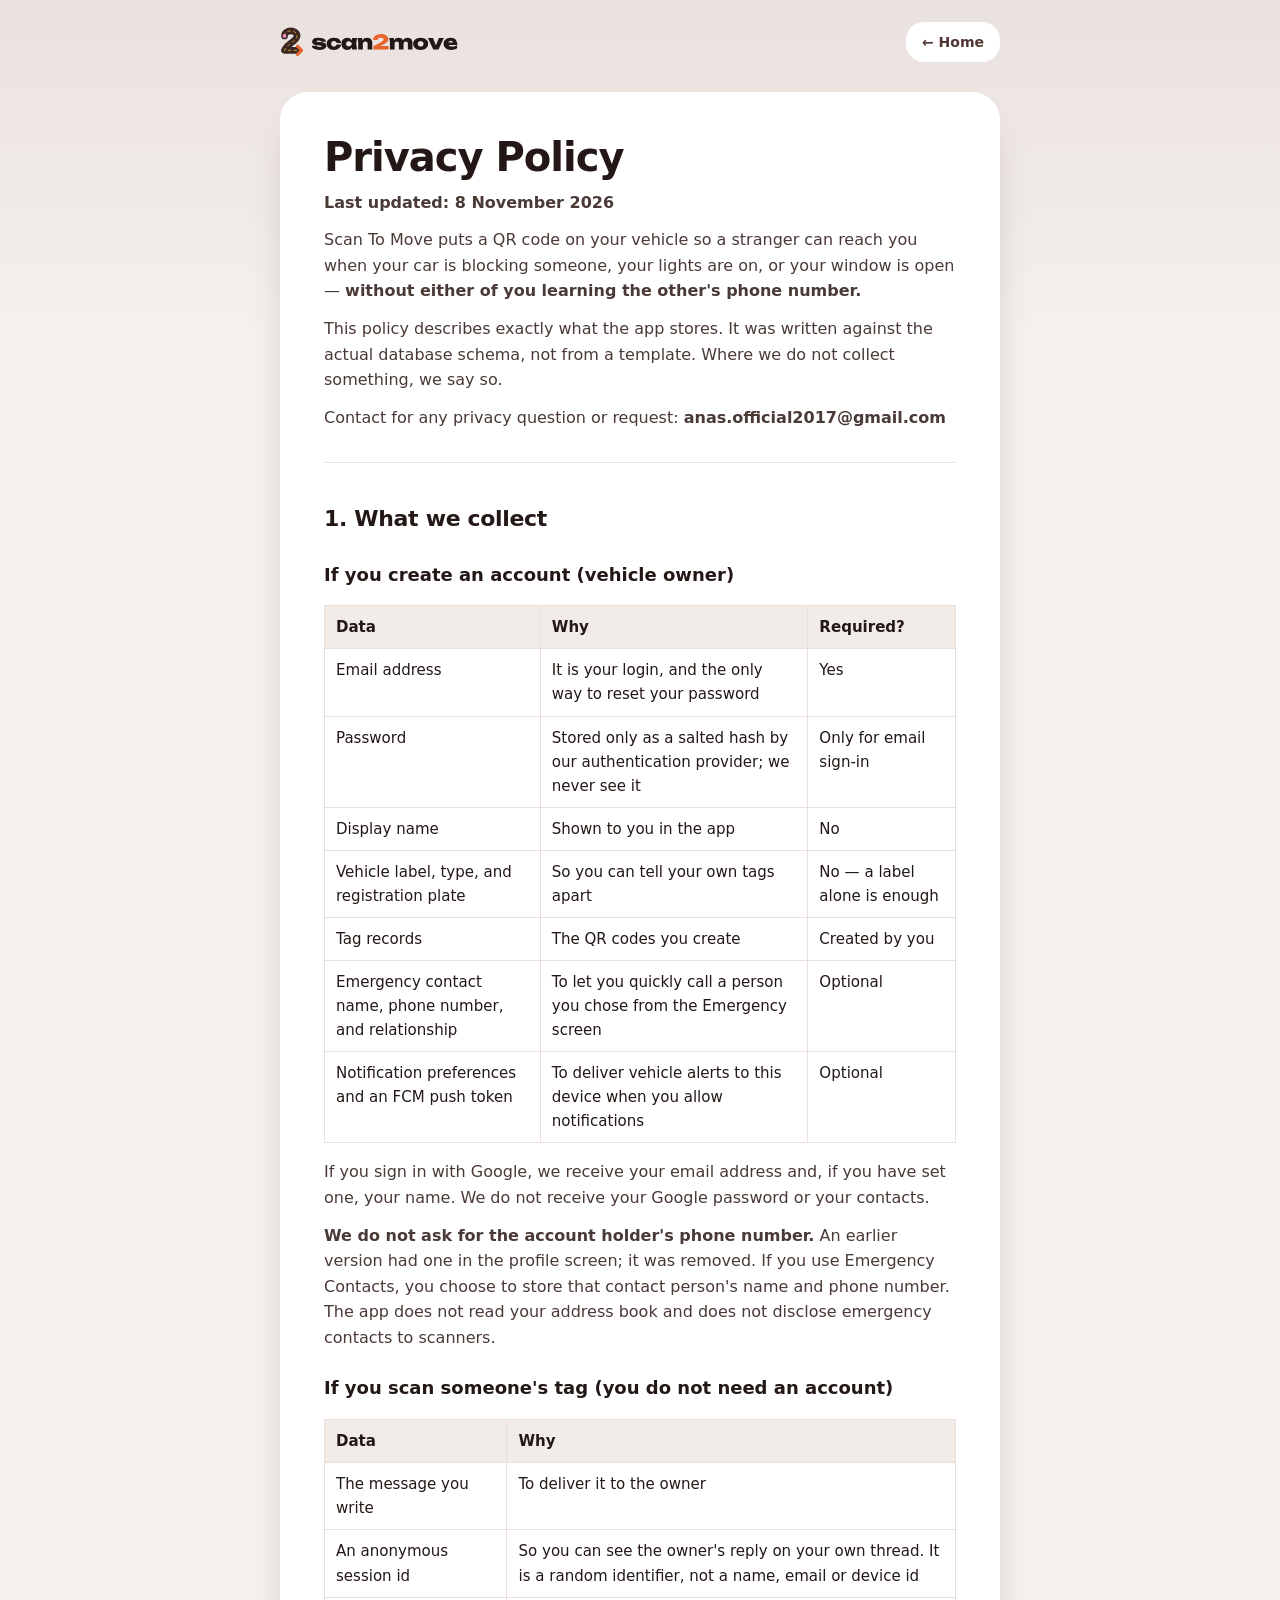
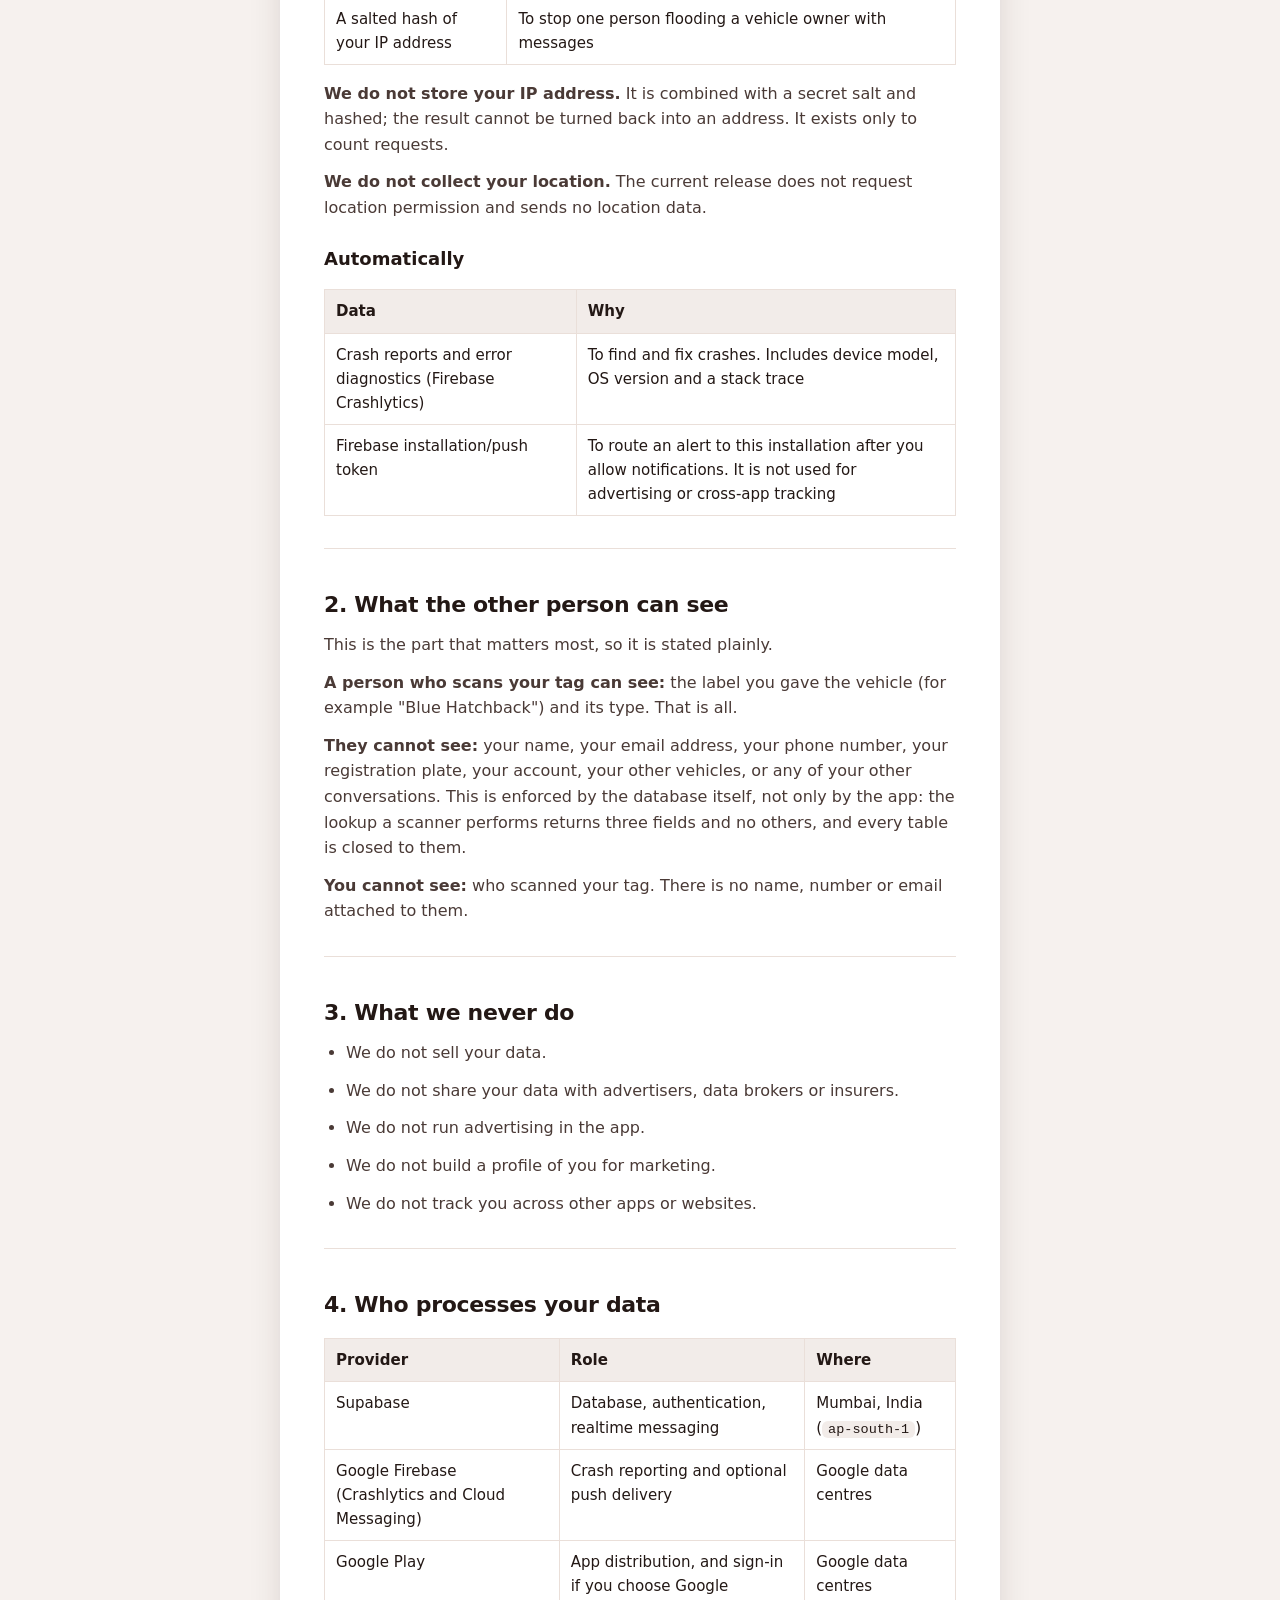
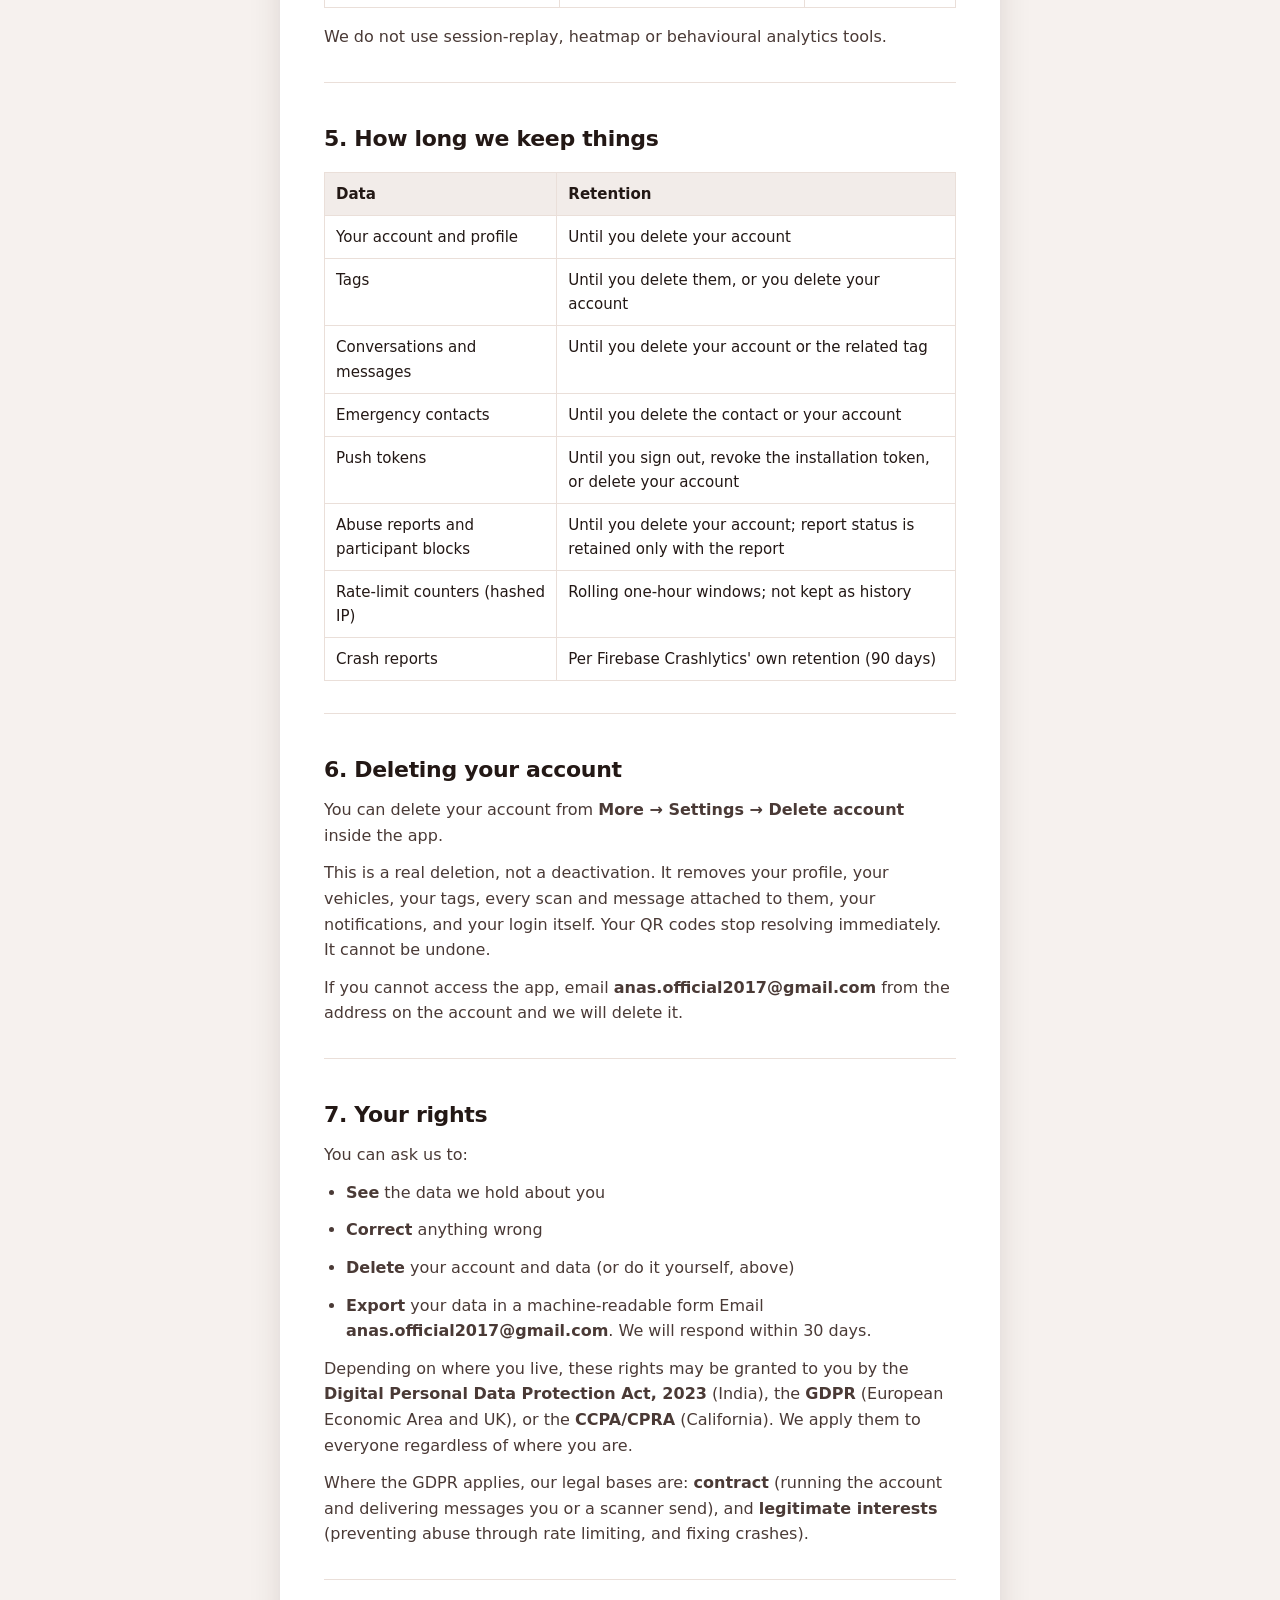
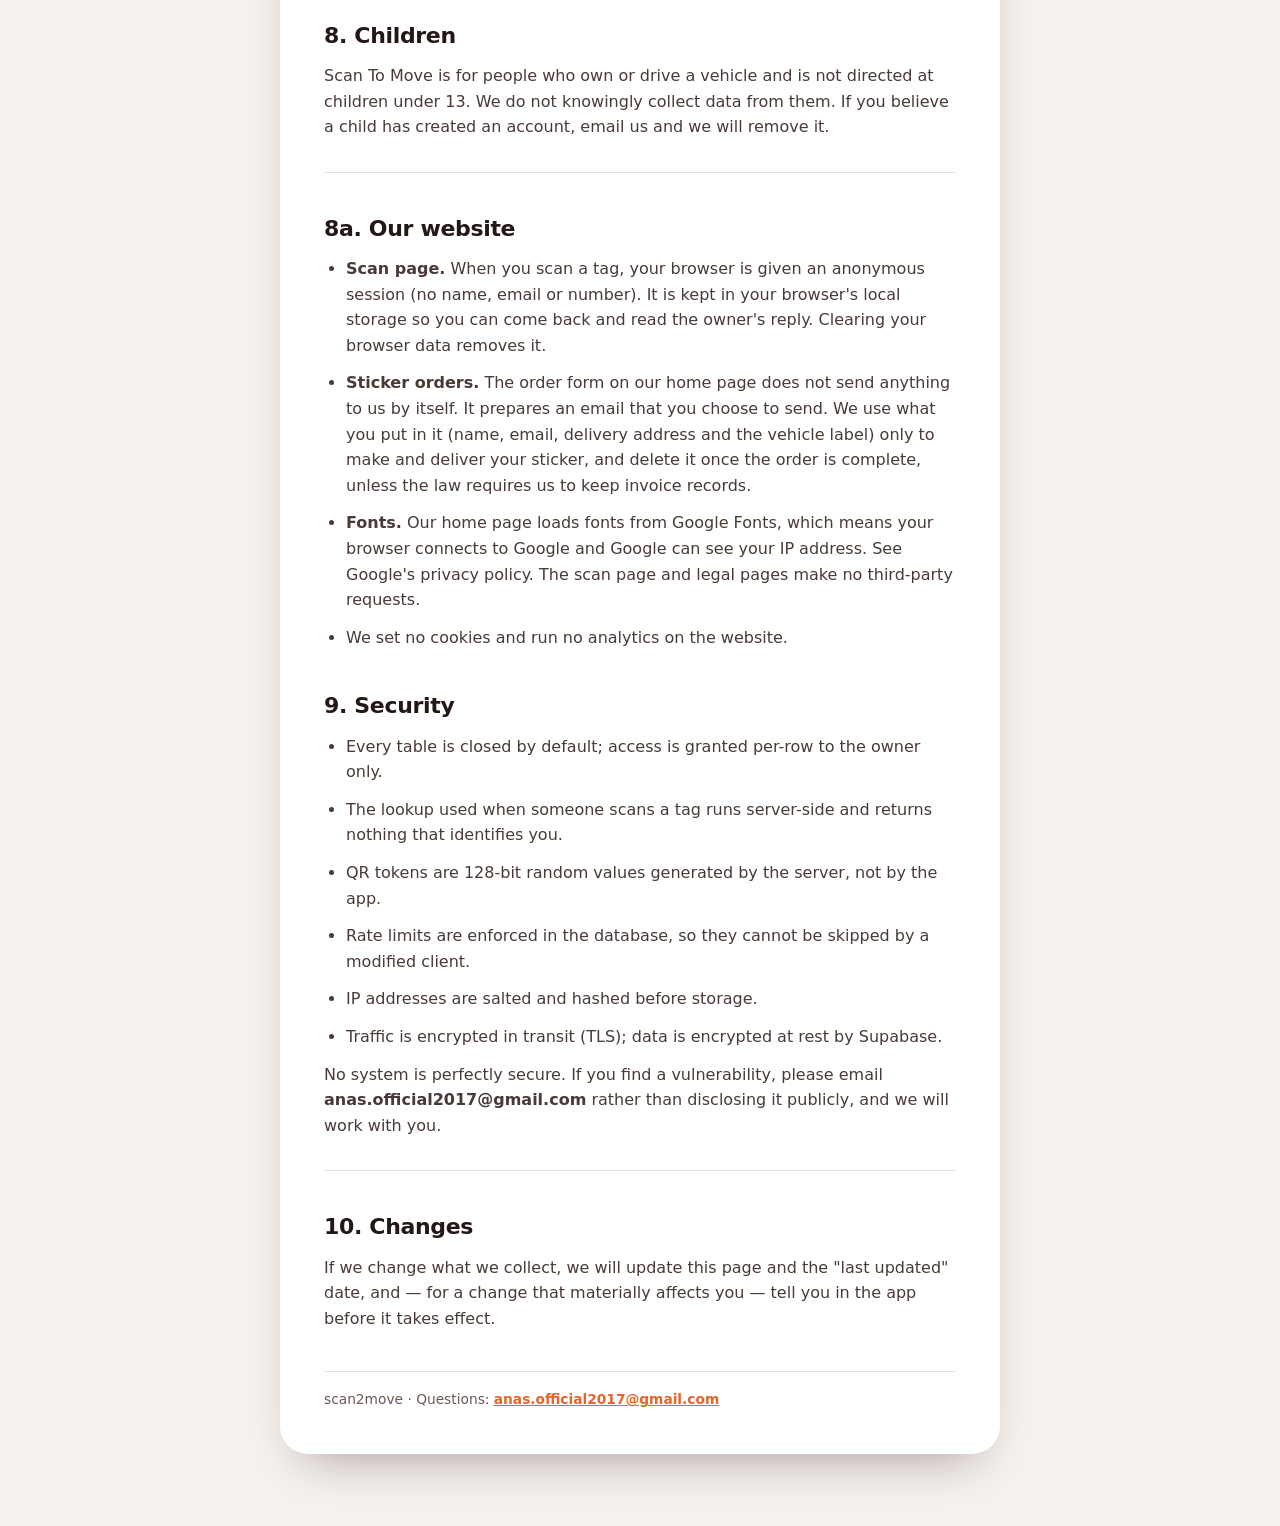
<file: privacy.html>
<!doctype html>
<html lang="en">
<head>
<meta charset="utf-8">
<meta name="referrer" content="no-referrer">
<meta http-equiv="Content-Security-Policy" content="default-src 'self'; script-src 'self' 'unsafe-inline'; style-src 'self' 'unsafe-inline' https://fonts.googleapis.com; font-src https://fonts.gstatic.com; img-src 'self' data:; base-uri 'none'; form-action 'none'">
<meta name="viewport" content="width=device-width,initial-scale=1">
<link rel="icon" href="favicon.svg" type="image/svg+xml">
<link rel="apple-touch-icon" href="apple-touch-icon.png">
<meta name="theme-color" content="#523632">
<meta name="description" content="How Scan To Move protects vehicle owners and QR scanners, what data the app stores, and how to request deletion.">
<link rel="canonical" href="https://scantomove.app/privacy">
<meta property="og:type" content="website">
<meta property="og:title" content="Privacy Policy — Scan To Move">
<meta property="og:description" content="Exactly what Scan To Move stores, in plain words.">
<meta property="og:image" content="https://scantomove.app/og.png">
<meta property="og:url" content="https://scantomove.app/privacy">
<meta name="twitter:card" content="summary_large_image">
<title>Privacy Policy · scan2move</title>
<link rel="stylesheet" href="https://fonts.googleapis.com/css2?family=Bricolage+Grotesque:opsz,wght@12..96,700;12..96,800&family=Plus+Jakarta+Sans:wght@400;500;600;700;800&display=swap">
<link rel="stylesheet" href="brand.css">
</head>
<body>
<script>if(window.top!==window.self){try{window.top.location=window.self.location.href;}catch(e){document.documentElement.style.display='none';}}</script>
<header class="topbar"><a href="home.html" aria-label="scan2move home"><img class="logo" src="assets/logo.svg" alt="scan2move" width="178" height="30"></a><a class="back" href="home.html">← Home</a></header>
<main class="doc"><div class="paper">
<h1>Privacy Policy</h1>
<p><strong>Last updated: 8 November 2026</strong></p>
<p>Scan To Move puts a QR code on your vehicle so a stranger can reach you when your car is blocking someone, your lights are on, or your window is open — <strong>without either of you learning the other's phone number.</strong></p>
<p>This policy describes exactly what the app stores. It was written against the actual database schema, not from a template. Where we do not collect something, we say so.</p>
<p>Contact for any privacy question or request: <strong>anas.official2017@gmail.com</strong></p>
<hr>
<h2>1. What we collect</h2>
<h3>If you create an account (vehicle owner)</h3>
<table><tr><th>Data</th><th>Why</th><th>Required?</th></tr><tr><td>Email address</td><td>It is your login, and the only way to reset your password</td><td>Yes</td></tr><tr><td>Password</td><td>Stored only as a salted hash by our authentication provider; we never see it</td><td>Only for email sign-in</td></tr><tr><td>Display name</td><td>Shown to you in the app</td><td>No</td></tr><tr><td>Vehicle label, type, and registration plate</td><td>So you can tell your own tags apart</td><td>No — a label alone is enough</td></tr><tr><td>Tag records</td><td>The QR codes you create</td><td>Created by you</td></tr><tr><td>Emergency contact name, phone number, and relationship</td><td>To let you quickly call a person you chose from the Emergency screen</td><td>Optional</td></tr><tr><td>Notification preferences and an FCM push token</td><td>To deliver vehicle alerts to this device when you allow notifications</td><td>Optional</td></tr></table>
<p>If you sign in with Google, we receive your email address and, if you have set one, your name. We do not receive your Google password or your contacts.</p>
<p><strong>We do not ask for the account holder's phone number.</strong> An earlier version had one in the profile screen; it was removed. If you use Emergency Contacts, you choose to store that contact person's name and phone number. The app does not read your address book and does not disclose emergency contacts to scanners.</p>
<h3>If you scan someone's tag (you do not need an account)</h3>
<table><tr><th>Data</th><th>Why</th></tr><tr><td>The message you write</td><td>To deliver it to the owner</td></tr><tr><td>An anonymous session id</td><td>So you can see the owner's reply on your own thread. It is a random identifier, not a name, email or device id</td></tr><tr><td>A salted hash of your IP address</td><td>To stop one person flooding a vehicle owner with messages</td></tr></table>
<p><strong>We do not store your IP address.</strong> It is combined with a secret salt and hashed; the result cannot be turned back into an address. It exists only to count requests.</p>
<p><strong>We do not collect your location.</strong> The current release does not request location permission and sends no location data.</p>
<h3>Automatically</h3>
<table><tr><th>Data</th><th>Why</th></tr><tr><td>Crash reports and error diagnostics (Firebase Crashlytics)</td><td>To find and fix crashes. Includes device model, OS version and a stack trace</td></tr><tr><td>Firebase installation/push token</td><td>To route an alert to this installation after you allow notifications. It is not used for advertising or cross-app tracking</td></tr></table>
<hr>
<h2>2. What the other person can see</h2>
<p>This is the part that matters most, so it is stated plainly.</p>
<p><strong>A person who scans your tag can see:</strong> the label you gave the vehicle (for example "Blue Hatchback") and its type. That is all.</p>
<p><strong>They cannot see:</strong> your name, your email address, your phone number, your registration plate, your account, your other vehicles, or any of your other conversations. This is enforced by the database itself, not only by the app: the lookup a scanner performs returns three fields and no others, and every table is closed to them.</p>
<p><strong>You cannot see:</strong> who scanned your tag. There is no name, number or email attached to them.</p>
<hr>
<h2>3. What we never do</h2>
<ul>
<li>We do not sell your data.</li>
<li>We do not share your data with advertisers, data brokers or insurers.</li>
<li>We do not run advertising in the app.</li>
<li>We do not build a profile of you for marketing.</li>
<li>We do not track you across other apps or websites.</li>
</ul>
<hr>
<h2>4. Who processes your data</h2>
<table><tr><th>Provider</th><th>Role</th><th>Where</th></tr><tr><td>Supabase</td><td>Database, authentication, realtime messaging</td><td>Mumbai, India (<code>ap-south-1</code>)</td></tr><tr><td>Google Firebase (Crashlytics and Cloud Messaging)</td><td>Crash reporting and optional push delivery</td><td>Google data centres</td></tr><tr><td>Google Play</td><td>App distribution, and sign-in if you choose Google</td><td>Google data centres</td></tr></table>
<p>We do not use session-replay, heatmap or behavioural analytics tools.</p>
<hr>
<h2>5. How long we keep things</h2>
<table><tr><th>Data</th><th>Retention</th></tr><tr><td>Your account and profile</td><td>Until you delete your account</td></tr><tr><td>Tags</td><td>Until you delete them, or you delete your account</td></tr><tr><td>Conversations and messages</td><td>Until you delete your account or the related tag</td></tr><tr><td>Emergency contacts</td><td>Until you delete the contact or your account</td></tr><tr><td>Push tokens</td><td>Until you sign out, revoke the installation token, or delete your account</td></tr><tr><td>Abuse reports and participant blocks</td><td>Until you delete your account; report status is retained only with the report</td></tr><tr><td>Rate-limit counters (hashed IP)</td><td>Rolling one-hour windows; not kept as history</td></tr><tr><td>Crash reports</td><td>Per Firebase Crashlytics' own retention (90 days)</td></tr></table>
<hr>
<h2>6. Deleting your account</h2>
<p>You can delete your account from <strong>More → Settings → Delete account</strong> inside the app.</p>
<p>This is a real deletion, not a deactivation. It removes your profile, your vehicles, your tags, every scan and message attached to them, your notifications, and your login itself. Your QR codes stop resolving immediately. It cannot be undone.</p>
<p>If you cannot access the app, email <strong>anas.official2017@gmail.com</strong> from the address on the account and we will delete it.</p>
<hr>
<h2>7. Your rights</h2>
<p>You can ask us to:</p>
<ul>
<li><strong>See</strong> the data we hold about you</li>
<li><strong>Correct</strong> anything wrong</li>
<li><strong>Delete</strong> your account and data (or do it yourself, above)</li>
<li><strong>Export</strong> your data in a machine-readable form Email <strong>anas.official2017@gmail.com</strong>. We will respond within 30 days.</li>
</ul>
<p>Depending on where you live, these rights may be granted to you by the <strong>Digital Personal Data Protection Act, 2023</strong> (India), the <strong>GDPR</strong> (European Economic Area and UK), or the <strong>CCPA/CPRA</strong> (California). We apply them to everyone regardless of where you are.</p>
<p>Where the GDPR applies, our legal bases are: <strong>contract</strong> (running the account and delivering messages you or a scanner send), and <strong>legitimate interests</strong> (preventing abuse through rate limiting, and fixing crashes).</p>
<hr>
<h2>8. Children</h2>
<p>Scan To Move is for people who own or drive a vehicle and is not directed at children under 13. We do not knowingly collect data from them. If you believe a child has created an account, email us and we will remove it.</p>
<hr>
<h2>8a. Our website</h2>
<ul>
<li><strong>Scan page.</strong> When you scan a tag, your browser is given an anonymous session (no name, email or number). It is kept in your browser's local storage so you can come back and read the owner's reply. Clearing your browser data removes it.</li>
<li><strong>Sticker orders.</strong> The order form on our home page does not send anything to us by itself. It prepares an email that you choose to send. We use what you put in it (name, email, delivery address and the vehicle label) only to make and deliver your sticker, and delete it once the order is complete, unless the law requires us to keep invoice records.</li>
<li><strong>Fonts.</strong> Our home page loads fonts from Google Fonts, which means your browser connects to Google and Google can see your IP address. See Google's privacy policy. The scan page and legal pages make no third-party requests.</li>
<li>We set no cookies and run no analytics on the website.</li>
</ul>
<h2>9. Security</h2>
<ul>
<li>Every table is closed by default; access is granted per-row to the owner only.</li>
<li>The lookup used when someone scans a tag runs server-side and returns nothing that identifies you.</li>
<li>QR tokens are 128-bit random values generated by the server, not by the app.</li>
<li>Rate limits are enforced in the database, so they cannot be skipped by a modified client.</li>
<li>IP addresses are salted and hashed before storage.</li>
<li>Traffic is encrypted in transit (TLS); data is encrypted at rest by Supabase.</li>
</ul>
<p>No system is perfectly secure. If you find a vulnerability, please email <strong>anas.official2017@gmail.com</strong> rather than disclosing it publicly, and we will work with you.</p>
<hr>
<h2>10. Changes</h2>
<p>If we change what we collect, we will update this page and the "last updated" date, and — for a change that materially affects you — tell you in the app before it takes effect.</p>
<footer>scan2move · Questions: <a href="mailto:anas.official2017@gmail.com">anas.official2017@gmail.com</a></footer>
</div></main>
</body>
</html>
</file>
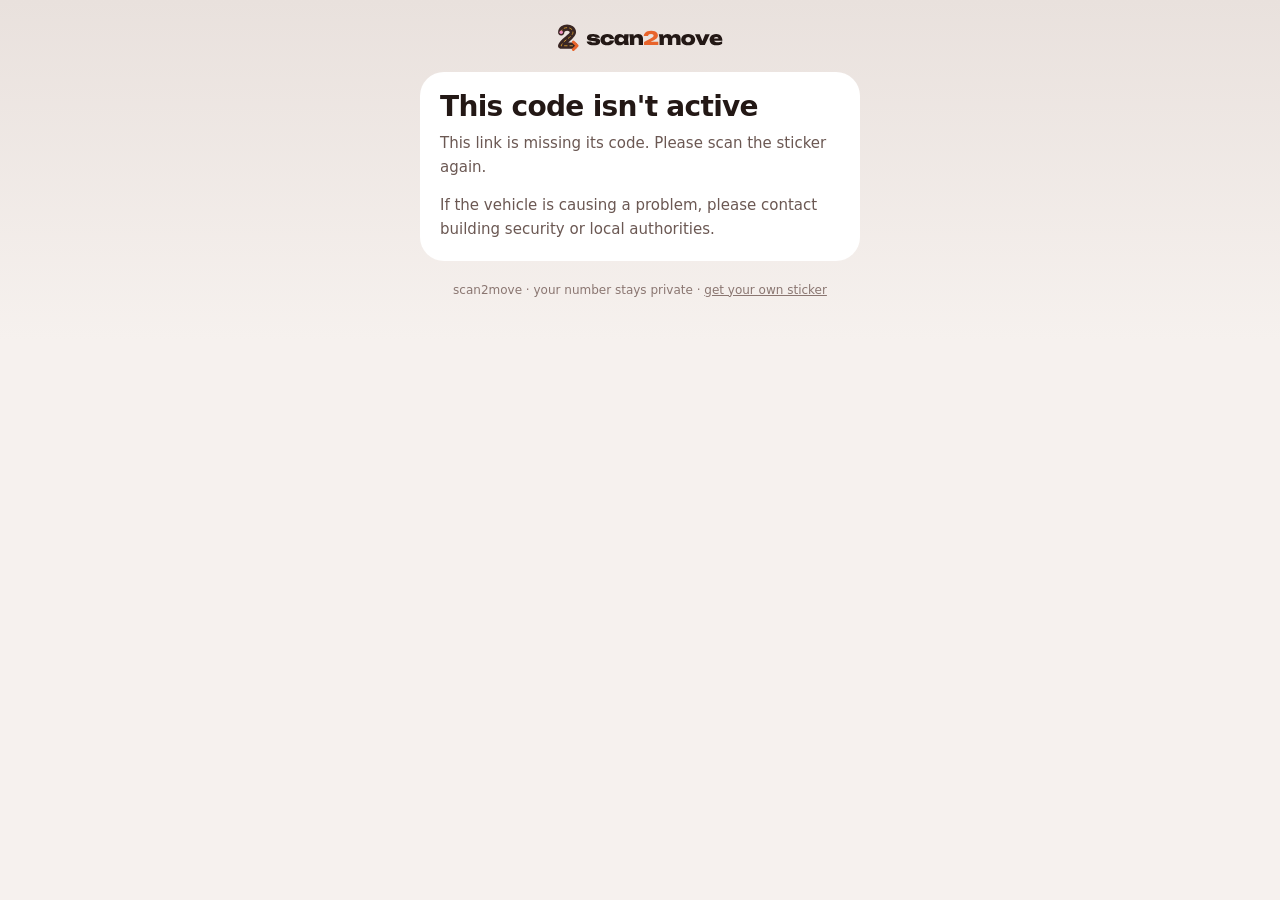
<file: scan.html>
<!DOCTYPE html>
<html lang="en">
<head>
<meta charset="utf-8">
<meta name="referrer" content="no-referrer">
<meta http-equiv="Content-Security-Policy" content="default-src 'self'; script-src 'self' 'unsafe-inline'; style-src 'self' 'unsafe-inline' https://fonts.googleapis.com; font-src https://fonts.gstatic.com; img-src 'self' data:; connect-src https://bblutagmgsyybofkfzuf.supabase.co; base-uri 'none'; form-action 'none'; frame-ancestors 'none'">
<meta name="viewport" content="width=device-width, initial-scale=1, viewport-fit=cover">
<meta name="robots" content="noindex, nofollow">
<link rel="icon" href="favicon.svg" type="image/svg+xml">
<link rel="apple-touch-icon" href="apple-touch-icon.png">
<meta name="theme-color" content="#523632">
<meta property="og:type" content="website">
<meta property="og:title" content="Scan To Move">
<meta property="og:description" content="Send the owner a message. Your number stays private.">
<meta property="og:image" content="https://scantomove.app/og.png">
<meta name="twitter:card" content="summary_large_image">
<title>scan2move · Message the owner</title>
<!--
  The stranger-facing scan page.

  This is the single most important screen in the product and the only one a
  non-customer ever sees. It is deliberately one file with no build step, no
  framework and no external request except to the project's own API, so it can
  be dropped into the public storage bucket the owner already controls and
  served as static HTML. It is hosted on GitHub Pages (Supabase Storage serves
  HTML as text/plain, see README).

  The rule that shapes every line below: **the scanner never learns who the
  owner is.** No name, no phone number, no plate, no WhatsApp link, no call
  button. `resolve_tag` on the server returns only a vehicle label and a status;
  the owner's identity is never sent to this page, so it cannot leak from it
  even by accident. That is the opposite of what the old website does, and it is
  the entire product.

  The scanner is signed in anonymously before anything is sent. That costs
  nothing, and it is what lets them read the owner's reply afterwards: the
  thread is scoped to the scan's scanner_id, so without an identity the
  conversation would be one-way and the stranger would never know they had been
  answered.
-->
<link rel="preconnect" href="https://fonts.gstatic.com" crossorigin>
<link rel="stylesheet" href="https://fonts.googleapis.com/css2?family=Bricolage+Grotesque:opsz,wght@12..96,700;12..96,800&family=Caveat:wght@700&family=Plus+Jakarta+Sans:wght@500;600;700;800&display=swap">
<link rel="stylesheet" href="brand.css">
<style>
  /* Same "Stuck On" look as the app. Every id the script uses is unchanged. */
  body{min-height:100dvh;display:flex;flex-direction:column;align-items:center;padding:20px max(16px,env(safe-area-inset-right,0px)) 40px max(16px,env(safe-area-inset-left,0px))}
  .wrap{width:100%;max-width:440px;display:flex;flex-direction:column;gap:14px}
  .brand{display:flex;justify-content:center;padding:4px 0 6px}
  .brand img{height:28px;width:auto;display:block}

  .card{background:var(--white);border-radius:24px;padding:20px}
  h1{font-family:var(--display);font-weight:800;font-size:28px;line-height:1.1;letter-spacing:-.025em;margin:0 0 8px;text-wrap:balance}
  .sub{color:var(--mut);margin:0;font-size:15px}

  .hero{background:var(--cocoa);color:var(--cream);border-radius:26px;padding:20px;text-align:center;position:relative;overflow:hidden}
  .hero .you{font-size:13px;opacity:.85}
  .vname{font-family:var(--display);font-weight:800;font-size:30px;letter-spacing:-.02em;line-height:1.1;margin-top:6px;word-break:break-word}
  .vname span{display:inline-block;background:var(--pink);color:var(--white);border-radius:12px;padding:0 .3em;transform:rotate(-3deg)}
  .vtype{font-size:13px;opacity:.85;text-transform:capitalize;margin-top:6px}
  .promise{display:flex;gap:10px;align-items:flex-start;margin-top:14px;padding:12px 14px;background:rgba(246,238,232,.12);border-radius:16px;color:var(--cream);font-size:13.5px;line-height:1.45;text-align:left}
  .promise b{color:var(--white)}

  .label{font:800 12px var(--body);letter-spacing:.1em;color:var(--mut);margin:2px 0 10px}
  .reasons{display:grid;grid-template-columns:1fr 1fr;gap:9px}
  .reason{display:flex;align-items:center;gap:9px;padding:13px 12px;border-radius:16px;border:0;background:var(--sunk);cursor:pointer;text-align:left;font:700 14px var(--body);color:var(--ink);transition:transform .1s,background .15s,box-shadow .15s}
  .reason .emo{font-size:20px;line-height:1}
  .reason:active{transform:scale(.97)}
  .reason[aria-pressed="true"]{background:#fdf0ec;box-shadow:inset 0 0 0 2px var(--red);color:var(--red)}

  textarea{width:100%;min-height:92px;resize:vertical;padding:14px 16px;border-radius:16px;border:2px solid transparent;background:var(--sunk);font:500 16px var(--body);color:var(--ink)}
  textarea:focus{outline:none;border-color:var(--cocoa);background:var(--white)}
  .count{font-size:12px;color:var(--mut-2);text-align:right;margin-top:6px}

  button.primary{width:100%;height:56px;border:0;border-radius:28px;background:var(--red);color:var(--white);font:800 16.5px var(--body);cursor:pointer;box-shadow:0 12px 24px -12px var(--red);transition:transform .1s,opacity .15s}
  button.primary:active{transform:scale(.985)}
  button.primary:disabled{opacity:.45;cursor:default;box-shadow:none}
  button.ghost{width:100%;height:50px;border:0;border-radius:26px;background:var(--cocoa);font:700 15px var(--body);color:var(--white);cursor:pointer}
  button.ghost:disabled{opacity:.5}

  .err{background:#fbe1dc;color:#8A2317;padding:14px 16px;border-radius:16px;font-size:14.5px}
  .lost{display:flex;gap:10px;align-items:flex-start;padding:14px;border-radius:16px;background:#fdf0ec;box-shadow:inset 0 0 0 2px var(--red);color:#8A2317;font-size:14px;line-height:1.5;margin-bottom:16px}
  .lost svg{flex:0 0 auto;margin-top:2px}
  .lost b{display:block;margin-bottom:3px}
  .center{text-align:center}
  .muted{color:var(--mut);font-size:14px}
  .foot{color:var(--mut-2);font-size:12px;text-align:center;margin-top:6px}

  .ringwrap{position:relative;display:grid;place-items:center;height:120px}
  .ring{position:absolute;border:2px dashed var(--lime);border-radius:50%;width:84px;height:84px;opacity:0}
  @media (prefers-reduced-motion:no-preference){
    .ring{animation:pulse 2.6s ease-out infinite}
    .ring:nth-child(2){animation-delay:.8s}
    .ring:nth-child(3){animation-delay:1.6s}
    .tick{animation:pop .6s cubic-bezier(.2,.9,.3,1.4) both}
  }
  @keyframes pulse{0%{transform:scale(.85);opacity:.8}100%{transform:scale(1.9);opacity:0}}
  @keyframes pop{0%{transform:scale(.4)}100%{transform:scale(1)}}
  .tick{position:relative;width:84px;height:84px;border-radius:50%;background:var(--lime);display:grid;place-items:center}
  .sent-h span{display:inline-block;background:var(--pink);color:var(--white);border-radius:12px;padding:0 .3em;transform:rotate(-3deg)}

  .thread{display:flex;flex-direction:column;gap:10px;margin-top:4px}
  .msg{padding:12px 15px;font-size:15px;max-width:86%;line-height:1.45}
  .mine{background:var(--cocoa);color:var(--white);align-self:flex-end;border-radius:18px 18px 6px 18px}
  .theirs{background:var(--sunk);align-self:flex-start;border-radius:18px 18px 18px 6px}
  .who{font-size:11px;font-weight:800;opacity:.7;margin-bottom:3px;letter-spacing:.06em}
</style>
</head>
<body>
<script>if(window.top!==window.self){try{window.top.location=window.self.location.href;}catch(e){document.documentElement.style.display='none';}}</script>

<div class="wrap">

  <div class="brand"><img src="assets/logo.svg" alt="scan2move" width="166" height="28"></div>

  <!-- Loading -->
  <div class="card center" id="loading">
    <p class="muted" style="margin:6px 0">Checking this code…</p>
  </div>

  <!-- Could not resolve -->
  <div class="card" id="bad" hidden>
    <h1>This code isn't active</h1>
    <p class="sub" id="badWhy">It may have been paused by the owner, replaced, or it isn't a Scan To Move code.</p>
    <p class="sub" style="margin-top:14px">If the vehicle is causing a problem, please contact building security or local authorities.</p>
  </div>

  <!-- Compose -->
  <div id="compose" hidden>
    <div class="hero">
      <div class="you">You scanned</div>
      <div class="vname" id="vname">This vehicle</div>
      <div class="vtype" id="vtype"></div>
      <div class="promise">
        <svg width="17" height="17" viewBox="0 0 24 24" fill="none" aria-hidden="true">
          <path d="M12 3l7 3v5.5c0 4.3-3 7.6-7 9-4-1.4-7-4.7-7-9V6l7-3z" stroke="#F6EEE8" stroke-width="1.8" stroke-linejoin="round"/>
          <circle cx="9" cy="12" r="1" fill="#F6EEE8"/><circle cx="12" cy="12" r="1" fill="#F6EEE8"/><circle cx="15" cy="12" r="1" fill="#F6EEE8"/>
        </svg>
        <div><b>Nobody's number is shown here.</b> You won't see the owner's phone number, and they won't see yours. Your message reaches them straight away.</div>
      </div>
    </div>

    <div class="card" style="margin-top:16px">
      <!-- Shown only when the owner has reported this vehicle lost or stolen.
           It replaces the reason buttons: "is it blocking you?" is the wrong
           question when someone has just found a missing vehicle. -->
      <div class="lost" id="lostNote" hidden>
        <svg width="20" height="20" viewBox="0 0 24 24" fill="none" aria-hidden="true">
          <path d="M12 3l7 3v5.5c0 4.3-3 7.6-7 9-4-1.4-7-4.7-7-9V6l7-3z" stroke="#8A2317" stroke-width="1.8" stroke-linejoin="round"/>
          <path d="M12 8.5v4" stroke="#8A2317" stroke-width="2" stroke-linecap="round"/>
          <circle cx="12" cy="15.6" r="1.1" fill="#8A2317"/>
        </svg>
        <div>
          <b>This vehicle is reported lost or stolen.</b>
          If you have found it, telling the owner where it is will help enormously.
          If you believe it was stolen, please also contact the local police.
        </div>
      </div>

      <div class="label" id="reasonLabel">WHY ARE YOU CONTACTING THEM?</div>
      <div class="reasons" id="reasons">
        <button class="reason" data-r="blocking"  aria-pressed="false"><span class="emo" aria-hidden="true">🚗</span>Blocking my way</button>
        <button class="reason" data-r="lights_on"    aria-pressed="false"><span class="emo" aria-hidden="true">💡</span>Lights are on</button>
        <button class="reason" data-r="window_open"  aria-pressed="false"><span class="emo" aria-hidden="true">🚪</span>Window or door open</button>
        <button class="reason" data-r="parked_badly" aria-pressed="false"><span class="emo" aria-hidden="true">📢</span>Parking help</button>
        <button class="reason" data-r="damage"    aria-pressed="false"><span class="emo" aria-hidden="true">⚠️</span>Possible damage</button>
        <button class="reason" data-r="other"     aria-pressed="false"><span class="emo" aria-hidden="true">💬</span>Something else</button>
      </div>

      <div class="label" style="margin-top:20px">MESSAGE</div>
      <textarea id="body" maxlength="1000" placeholder="For example: your car is blocking the gate on the north side, please come when you can."></textarea>
      <div class="count"><span id="count">0</span>/1000</div>

      <button class="primary" id="send" style="margin-top:8px" disabled>Send to the owner</button>
      <p class="foot" id="sendHint">Choose a reason, or just write a message.</p>
    </div>
  </div>

  <!-- Sent -->
  <div id="sent" hidden>
    <div class="card center">
      <div class="ringwrap">
        <div class="ring"></div><div class="ring"></div><div class="ring"></div>
        <div class="tick">
          <svg width="34" height="34" viewBox="0 0 24 24" fill="none" aria-hidden="true">
            <path d="M5 12.5l4.5 4.5L19 7.5" stroke="#fff" stroke-width="2.8" stroke-linecap="round" stroke-linejoin="round"/>
          </svg>
        </div>
      </div>
      <h1 class="sent-h" style="margin-top:4px">Sent! The owner got a <span>ping</span></h1>
      <p class="sub">It has gone to their phone. You can stay on this page to see their reply.</p>
    </div>

    <div class="card" style="margin-top:16px">
      <div class="label">CONVERSATION</div>
      <div class="thread" id="thread"></div>
      <textarea id="reply" maxlength="1000" placeholder="Add something else…" style="margin-top:14px"></textarea>
      <button class="ghost" id="sendReply" style="margin-top:10px">Send another message</button>
      <p class="foot">Still private. Neither of you sees the other's number.</p>
    </div>
  </div>

  <div class="card err" id="error" role="alert" aria-live="assertive" hidden></div>

  <p class="foot">scan2move · your number stays private · <a href="home.html" style="color:inherit">get your own sticker</a></p>
</div>

<script>
(function(){
  "use strict";

  // The project's own API. The anon key is a public, read-limited identifier —
  // it is in the mobile app's binary too. Everything it can reach is guarded by
  // row-level security and SECURITY DEFINER functions on the server, which is
  // where the actual rules live.
  var API = "https://bblutagmgsyybofkfzuf.supabase.co";
  var ANON = "eyJhbGciOiJIUzI1NiIsInR5cCI6IkpXVCJ9.eyJpc3MiOiJzdXBhYmFzZSIsInJlZiI6ImJibHV0YWdtZ3N5eWJvZmtmenVmIiwicm9sZSI6ImFub24iLCJpYXQiOjE3ODczMTc2MzAsImV4cCI6MjEwMjg5MzYzMH0.AZDrdTS6daflMWCknbZYQpX-C7tLk2BgnQXRtbEk4pc";

  var $ = function(id){ return document.getElementById(id); };
  var token = null, reason = null, jwt = null, refreshToken = null,
      scanId = null, pollTimer = null, isLost = false;
  var SESSION_KEY = "scan2move_scanner_session_v1";

  function readStored(key){
    try { return localStorage.getItem(key); } catch (_) { return null; }
  }
  function writeStored(key, value){
    try {
      if (value === null) localStorage.removeItem(key);
      else localStorage.setItem(key, value);
    } catch (_) { /* private browsing may disable storage; this visit still works */ }
  }
  function scanKey(){ return "scan2move_thread_" + token; }
  function saveSession(payload){
    jwt = payload && payload.access_token || null;
    refreshToken = payload && payload.refresh_token || null;
    if (jwt && refreshToken) {
      writeStored(SESSION_KEY, JSON.stringify({
        access_token: jwt,
        refresh_token: refreshToken,
        expires_at: Math.floor(Date.now() / 1000) + Number(payload.expires_in || 3600)
      }));
    }
  }

  function show(id){ ["loading","bad","compose","sent"].forEach(function(k){ $(k).hidden = (k !== id); }); }
  function fail(msg){ $("error").hidden = false; $("error").textContent = msg; }

  // The token may arrive as ?t=, ?token=, or as the last path segment, so the
  // same file works whatever URL shape ends up on the printed sticker.
  function readToken(){
    var q = new URLSearchParams(location.search);
    var t = q.get("t") || q.get("token");
    if (!t) {
      var parts = location.pathname.split("/").filter(Boolean);
      var last = parts[parts.length - 1] || "";
      if (/^[a-f0-9]{32,64}$/i.test(last)) t = last;
    }
    return t && /^[a-f0-9]{32,64}$/i.test(t) ? t.toLowerCase() : null;
  }

  function api(path, body, auth){
    return fetch(API + path, {
      method: "POST",
      headers: {
        "apikey": ANON,
        "Authorization": "Bearer " + (auth || ANON),
        "Content-Type": "application/json"
      },
      body: JSON.stringify(body || {})
    }).then(function(r){
      return r.json().catch(function(){ return null; }).then(function(body){
        if (!r.ok) throw new Error(body && (body.message || body.error_description) || "request_failed");
        return body;
      });
    });
  }

  // An anonymous identity, created silently. Without one the scanner can send a
  // message but can never read the answer, because the thread is scoped to the
  // scan's scanner_id. A one-way product would be a broken promise, not a
  // smaller feature.
  function createAnonSession(){
    return fetch(API + "/auth/v1/signup", {
      method: "POST",
      headers: { "apikey": ANON, "Content-Type": "application/json" },
      body: "{}"
    }).then(function(r){ return r.json(); })
      .then(function(j){ saveSession(j); })
      .catch(function(){ jwt = null; });   // sending still works without it
  }

  function signInAnon(){
    var saved = null;
    try { saved = JSON.parse(readStored(SESSION_KEY) || "null"); } catch (_) {}
    if (!saved || !saved.refresh_token) return createAnonSession();

    // Refreshing restores the same anonymous user, which is what RLS uses to
    // authorize the old thread. Storing only the scan id cannot do that.
    return fetch(API + "/auth/v1/token?grant_type=refresh_token", {
      method: "POST",
      headers: { "apikey": ANON, "Content-Type": "application/json" },
      body: JSON.stringify({ refresh_token: saved.refresh_token })
    }).then(function(r){
      if (!r.ok) throw new Error("expired_session");
      return r.json();
    }).then(saveSession).catch(function(){
      writeStored(SESSION_KEY, null);
      return createAnonSession();
    });
  }

  function resolve(){
    return api("/rest/v1/rpc/resolve_tag", { p_token: token }, jwt).then(function(rows){
      var row = rows && rows[0];

      // A paused or unknown code returns no row at all — it does not come back
      // as a status — so there is nothing to distinguish here, and the generic
      // wording on the "isn't active" card already covers both honestly.
      if (!row || row.result !== "ok") { show("bad"); return false; }

      // Only ever a label and a type. The server does not send us a name, a
      // number or a plate, so there is nothing here that could leak.
      $("vname").textContent = row.vehicle_label || "This vehicle";
      $("vtype").textContent = row.vehicle_type ? String(row.vehicle_type) : "";

      // A vehicle reported lost or stolen still resolves as "ok" — verified
      // against the live function, which returns tag_status 'lost' with
      // result 'ok'. Without this, whoever found it would be shown the
      // ordinary "is it blocking you?" form, which is the wrong question and
      // wastes the one moment that matters to the owner.
      if (row.tag_status === "lost") {
        isLost = true;
        $("lostNote").hidden = false;
        $("reasons").hidden = true;
        $("reasonLabel").hidden = true;
        $("body").placeholder =
          "For example: I found this vehicle parked on Church Street. It looks undamaged.";
        $("send").textContent = "Tell the owner where it is";
        $("sendHint").textContent = "Anything you can say about where it is will help.";
        // Keep compatibility with the current backend while migration 0012,
        // which adds a dedicated "found" code, is being rolled out.
        reason = "other";
        refreshSend();
      }

      scanId = readStored(scanKey());
      if (scanId && jwt) {
        show("sent");
        loadThread();
        startPolling();
      } else {
        show("compose");
      }
      return true;
    });
  }

  function refreshSend(){
    $("send").disabled = !(reason || $("body").value.trim().length > 0);
  }

  $("reasons").addEventListener("click", function(e){
    var b = e.target.closest(".reason"); if (!b) return;
    Array.prototype.forEach.call(this.querySelectorAll(".reason"), function(x){
      x.setAttribute("aria-pressed", String(x === b && x.getAttribute("aria-pressed") !== "true"));
    });
    reason = b.getAttribute("aria-pressed") === "true" ? b.getAttribute("data-r") : null;
    refreshSend();
  });

  $("body").addEventListener("input", function(){
    $("count").textContent = String(this.value.length);
    refreshSend();
  });

  function defaultBody(){
    if (isLost) return "I have found your vehicle — I am telling you where it is.";
    return ({
      blocking: "Your vehicle is blocking the way, please move it when you can.",
      lights_on:    "Your vehicle's lights have been left on.",
      window_open:  "A window or door on your vehicle looks open.",
      parked_badly: "Someone needs help with parking near your vehicle.",
      damage:   "Your vehicle may have been damaged — please come and check."
    })[reason] || "Someone needs you at your vehicle.";
  }

  $("send").addEventListener("click", function(){
    var btn = this; btn.disabled = true; btn.textContent = "Sending…";
    var text = $("body").value.trim() || defaultBody();
    api("/rest/v1/rpc/send_scan_message",
        { p_token: token, p_body: text, p_reason: reason || "other" }, jwt)
    .then(function(rows){
      var row = rows && rows[0];
      if (!row || row.status !== "ok") {
        btn.disabled = false; btn.textContent = "Send to the owner";
        if (row && row.status === "rate_limited") return fail("That's a lot of messages from here in the last hour. Please wait a little and try again.");
        if (row && row.status === "invalid_message") return fail("Please write a slightly longer message.");
        return fail("That didn't send. Please check your connection and try again.");
      }
      scanId = row.scan_id;
      writeStored(scanKey(), scanId);
      $("error").hidden = true;
      show("sent");
      addMsg(text, true);
      if (jwt && scanId) { loadThread(); startPolling(); }
    })
    .catch(function(){
      btn.disabled = false; btn.textContent = "Send to the owner";
      fail("That didn't send. Please check your connection and try again.");
    });
  });

  function addMsg(text, mine){
    var d = document.createElement("div");
    d.className = "msg " + (mine ? "mine" : "theirs");
    var w = document.createElement("div");
    w.className = "who"; w.textContent = mine ? "YOU" : "THE OWNER";
    var p = document.createElement("div"); p.textContent = text;   // never innerHTML
    d.appendChild(w); d.appendChild(p);
    $("thread").appendChild(d);
  }

  var pollDelay = 5000;
  function startPolling(){
    if (pollTimer) return;
    pollTimer = setTimeout(function tick(){
      pollTimer = null;
      if (document.hidden || !scanId) return;   // resumed by visibilitychange
      loadThread(); startPolling();
    }, pollDelay);
  }
  document.addEventListener("visibilitychange", function(){
    if (!document.hidden && scanId && jwt) { pollDelay = 5000; loadThread(); startPolling(); }
  });

  function loadThread(){
    if (!jwt || !scanId) return;
    fetch(API + "/rest/v1/messages?select=body,sender_type,created_at&scan_id=eq." +
          encodeURIComponent(scanId) + "&order=created_at.asc",
          { headers: { "apikey": ANON, "Authorization": "Bearer " + jwt } })
    .then(function(r){
      if (r.status === 401 || r.status === 403) {
        writeStored(scanKey(), null);
        scanId = null;
        show("compose");
        return null;
      }
      if (!r.ok) { pollDelay = Math.min(pollDelay * 2, 60000); return null; }
      pollDelay = 5000;
      return r.json();
    })
    .then(function(rows){
      if (!rows || !rows.length) return;
      $("thread").innerHTML = "";
      rows.forEach(function(m){ addMsg(m.body, m.sender_type !== "owner"); });
    })
    .catch(function(){ pollDelay = Math.min(pollDelay * 2, 60000); });
  }

  $("sendReply").addEventListener("click", function(){
    var t = $("reply").value.trim(); if (!t || !scanId) return;
    var btn = this; btn.disabled = true; btn.textContent = "Sending…";
    api("/rest/v1/rpc/post_reply", { p_scan_id: scanId, p_body: t }, jwt)
    .then(function(rows){
      var row = rows && rows[0];
      if (!row || row.status !== "ok") throw new Error(row && row.status || "reply_failed");
      $("reply").value = ""; btn.disabled = false; btn.textContent = "Send another message";
      $("error").hidden = true;
      addMsg(t, true); loadThread();
    })
    .catch(function(e){
      btn.disabled = false; btn.textContent = "Send another message";
      if (e && e.message === "rate_limited") return fail("That's a lot of messages in a short time. Please wait a little and try again.");
      fail("Your reply didn't send. Please check your connection and try again.");
    });
  });

  token = readToken();
  if (!token) { show("bad"); $("badWhy").textContent = "This link is missing its code. Please scan the sticker again."; }
  else { signInAnon().then(resolve).catch(function(){ show("bad"); }); }
})();
</script>
</body>
</html>
</file>
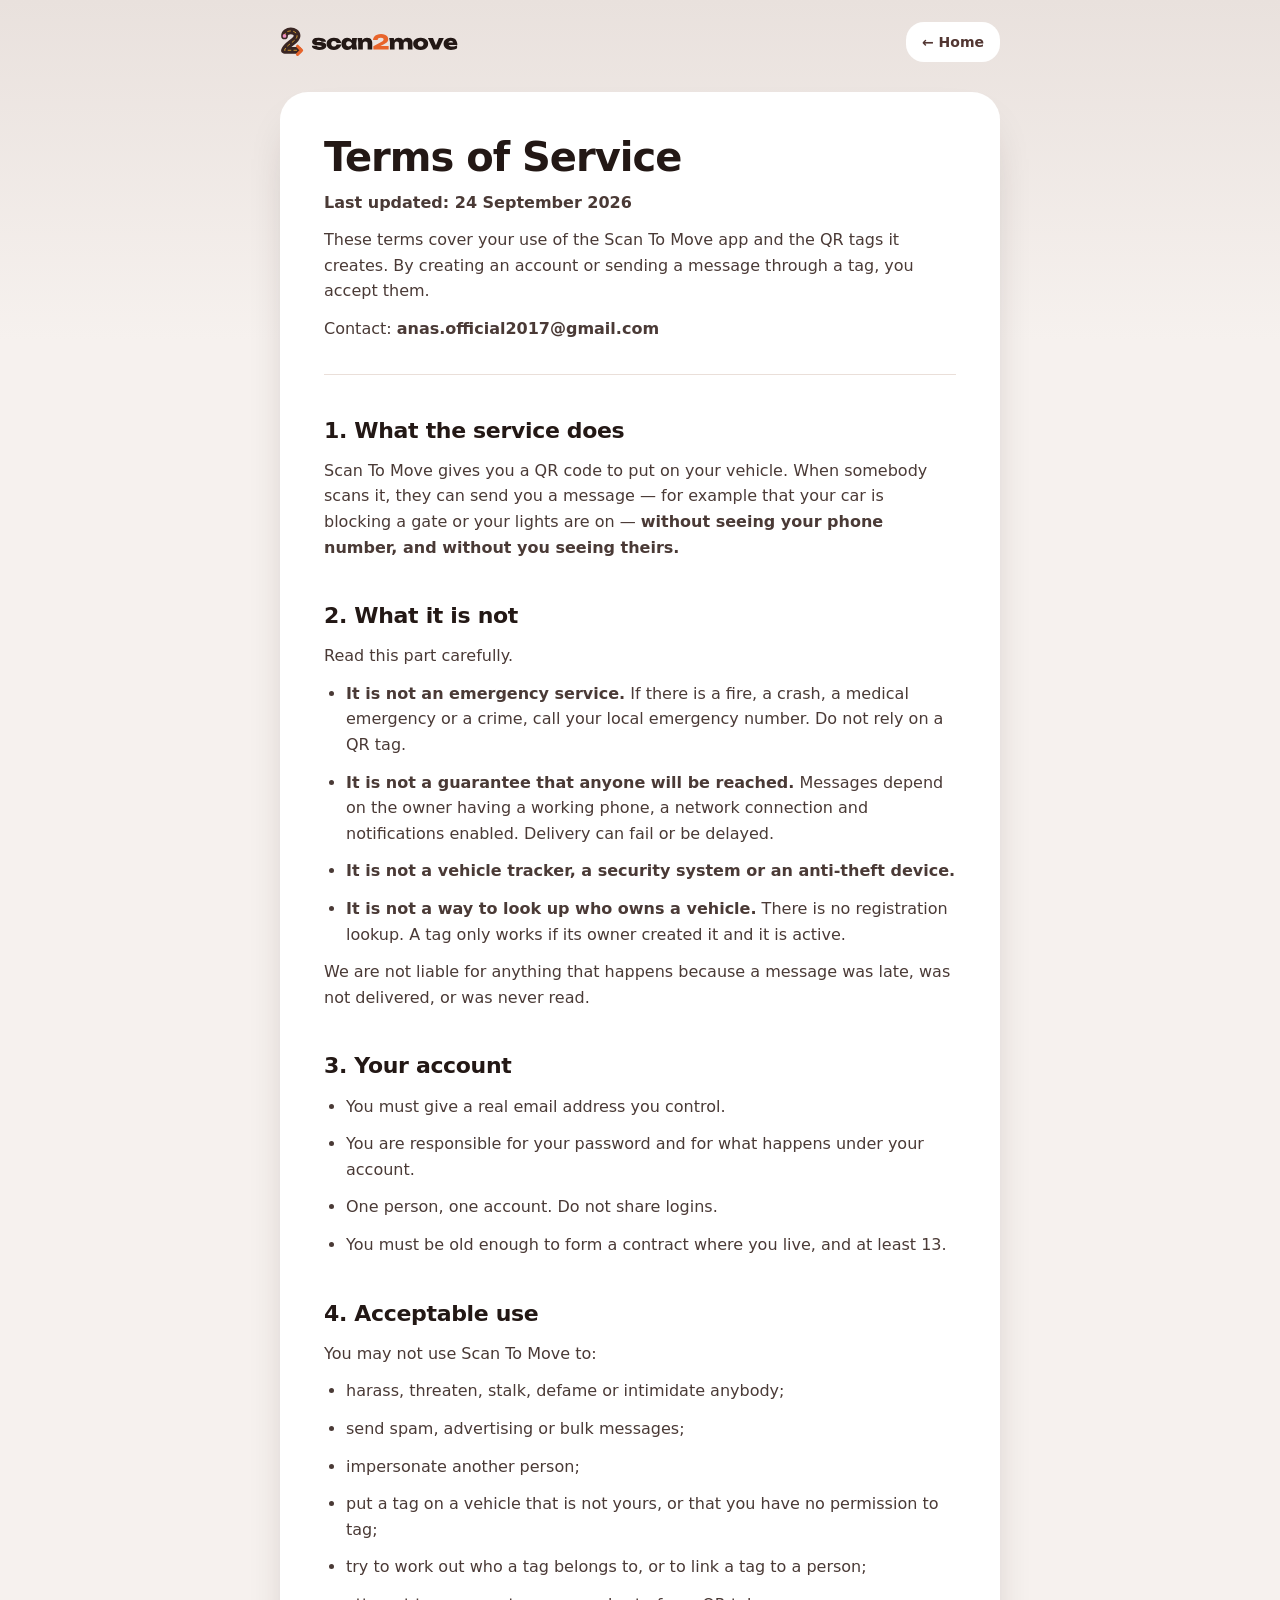
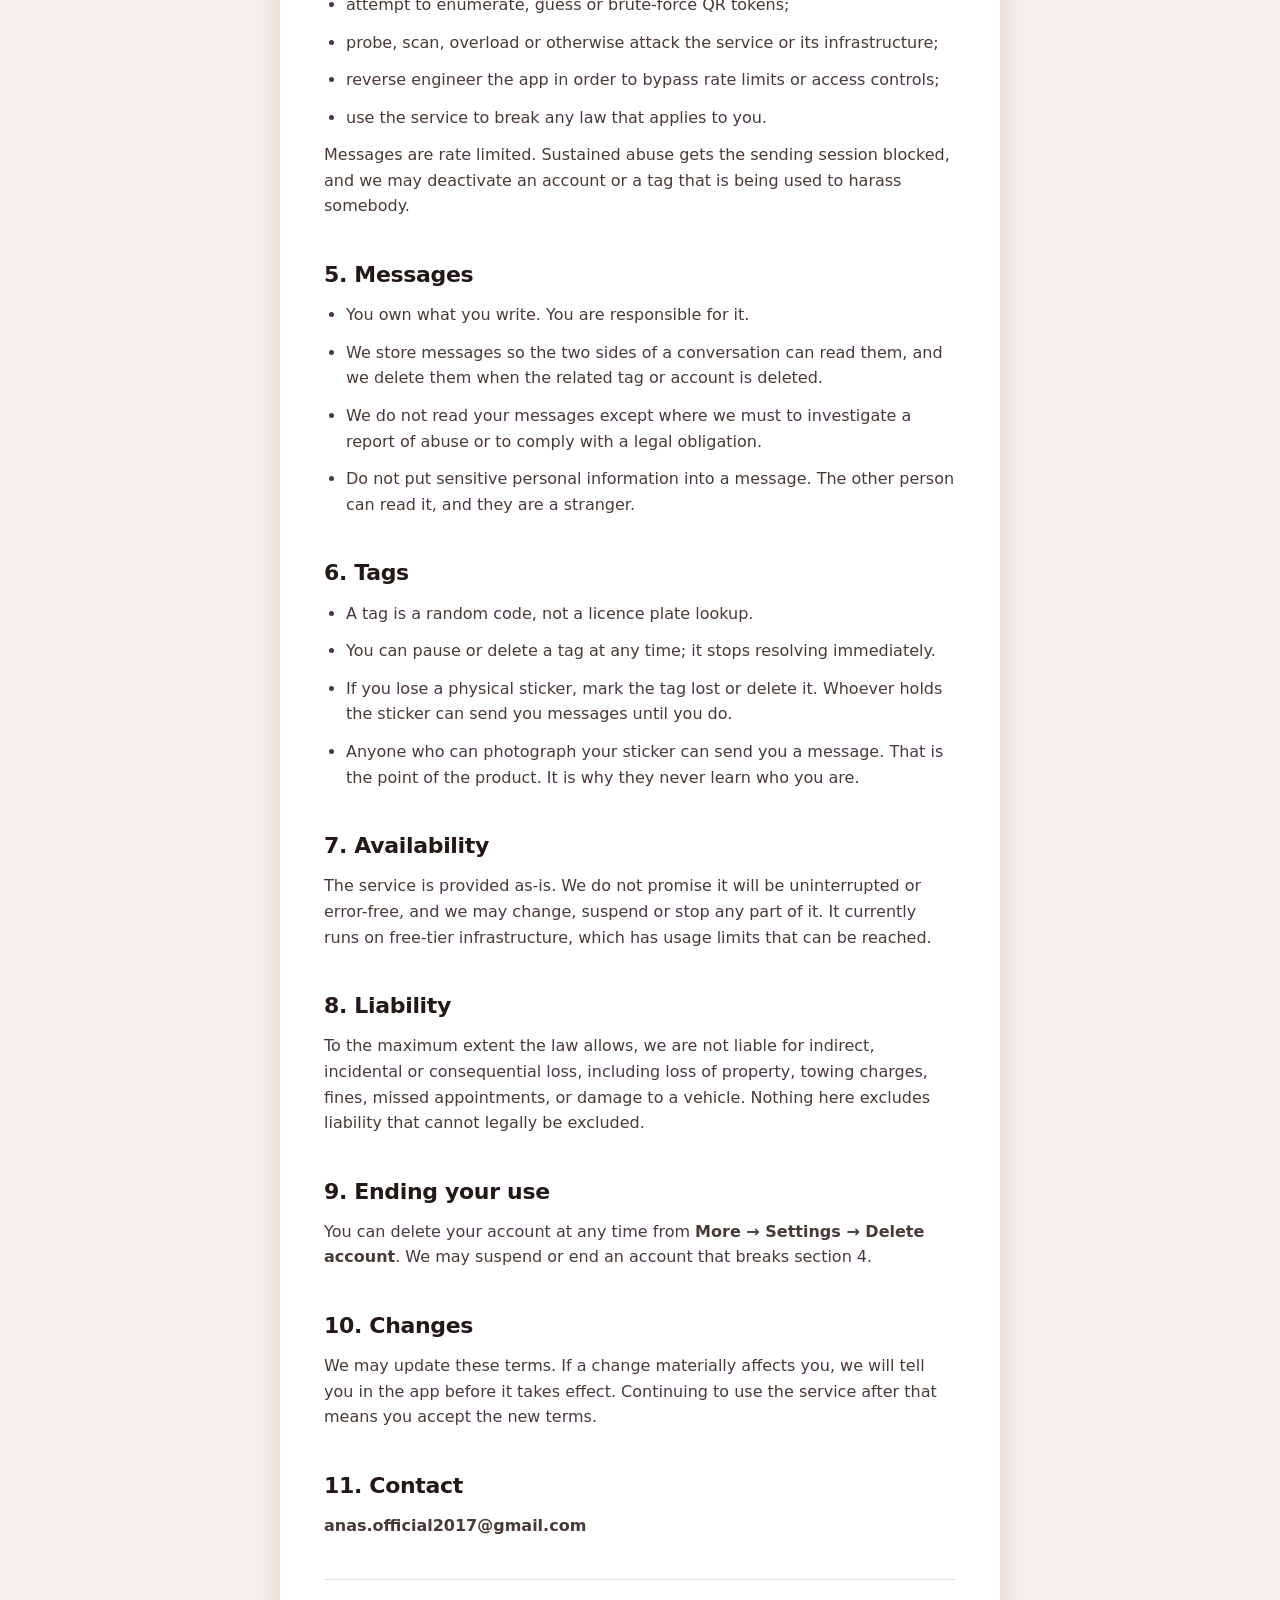
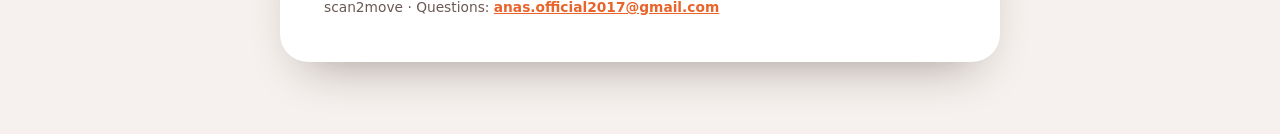
<file: terms.html>
<!doctype html>
<html lang="en">
<head>
<meta charset="utf-8">
<meta name="referrer" content="no-referrer">
<meta http-equiv="Content-Security-Policy" content="default-src 'self'; script-src 'self' 'unsafe-inline'; style-src 'self' 'unsafe-inline' https://fonts.googleapis.com; font-src https://fonts.gstatic.com; img-src 'self' data:; base-uri 'none'; form-action 'none'">
<meta name="viewport" content="width=device-width,initial-scale=1">
<link rel="icon" href="favicon.svg" type="image/svg+xml">
<link rel="apple-touch-icon" href="apple-touch-icon.png">
<meta name="theme-color" content="#523632">
<meta name="description" content="Terms for using the Scan To Move app, vehicle QR stickers, and private scanner-to-owner messaging.">
<link rel="canonical" href="https://scantomove.app/terms">
<meta property="og:type" content="website">
<meta property="og:title" content="Terms of Service — Scan To Move">
<meta property="og:description" content="The terms for using Scan To Move.">
<meta property="og:image" content="https://scantomove.app/og.png">
<meta property="og:url" content="https://scantomove.app/terms">
<meta name="twitter:card" content="summary_large_image">
<title>Terms of Service · scan2move</title>
<link rel="stylesheet" href="https://fonts.googleapis.com/css2?family=Bricolage+Grotesque:opsz,wght@12..96,700;12..96,800&family=Plus+Jakarta+Sans:wght@400;500;600;700;800&display=swap">
<link rel="stylesheet" href="brand.css">
</head>
<body>
<script>if(window.top!==window.self){try{window.top.location=window.self.location.href;}catch(e){document.documentElement.style.display='none';}}</script>
<header class="topbar"><a href="home.html" aria-label="scan2move home"><img class="logo" src="assets/logo.svg" alt="scan2move" width="178" height="30"></a><a class="back" href="home.html">← Home</a></header>
<main class="doc"><div class="paper">
<h1>Terms of Service</h1>
<p><strong>Last updated: 24 September 2026</strong></p>
<p>These terms cover your use of the Scan To Move app and the QR tags it creates. By creating an account or sending a message through a tag, you accept them.</p>
<p>Contact: <strong>anas.official2017@gmail.com</strong></p>
<hr>
<h2>1. What the service does</h2>
<p>Scan To Move gives you a QR code to put on your vehicle. When somebody scans it, they can send you a message — for example that your car is blocking a gate or your lights are on — <strong>without seeing your phone number, and without you seeing theirs.</strong></p>
<h2>2. What it is not</h2>
<p>Read this part carefully.</p>
<ul>
<li><strong>It is not an emergency service.</strong> If there is a fire, a crash, a medical emergency or a crime, call your local emergency number. Do not rely on a QR tag.</li>
<li><strong>It is not a guarantee that anyone will be reached.</strong> Messages depend on the owner having a working phone, a network connection and notifications enabled. Delivery can fail or be delayed.</li>
<li><strong>It is not a vehicle tracker, a security system or an anti-theft device.</strong></li>
<li><strong>It is not a way to look up who owns a vehicle.</strong> There is no registration lookup. A tag only works if its owner created it and it is active.</li>
</ul>
<p>We are not liable for anything that happens because a message was late, was not delivered, or was never read.</p>
<h2>3. Your account</h2>
<ul>
<li>You must give a real email address you control.</li>
<li>You are responsible for your password and for what happens under your account.</li>
<li>One person, one account. Do not share logins.</li>
<li>You must be old enough to form a contract where you live, and at least 13.</li>
</ul>
<h2>4. Acceptable use</h2>
<p>You may not use Scan To Move to:</p>
<ul>
<li>harass, threaten, stalk, defame or intimidate anybody;</li>
<li>send spam, advertising or bulk messages;</li>
<li>impersonate another person;</li>
<li>put a tag on a vehicle that is not yours, or that you have no permission to tag;</li>
<li>try to work out who a tag belongs to, or to link a tag to a person;</li>
<li>attempt to enumerate, guess or brute-force QR tokens;</li>
<li>probe, scan, overload or otherwise attack the service or its infrastructure;</li>
<li>reverse engineer the app in order to bypass rate limits or access controls;</li>
<li>use the service to break any law that applies to you.</li>
</ul>
<p>Messages are rate limited. Sustained abuse gets the sending session blocked, and we may deactivate an account or a tag that is being used to harass somebody.</p>
<h2>5. Messages</h2>
<ul>
<li>You own what you write. You are responsible for it.</li>
<li>We store messages so the two sides of a conversation can read them, and we delete them when the related tag or account is deleted.</li>
<li>We do not read your messages except where we must to investigate a report of abuse or to comply with a legal obligation.</li>
<li>Do not put sensitive personal information into a message. The other person can read it, and they are a stranger.</li>
</ul>
<h2>6. Tags</h2>
<ul>
<li>A tag is a random code, not a licence plate lookup.</li>
<li>You can pause or delete a tag at any time; it stops resolving immediately.</li>
<li>If you lose a physical sticker, mark the tag lost or delete it. Whoever holds the sticker can send you messages until you do.</li>
<li>Anyone who can photograph your sticker can send you a message. That is the point of the product. It is why they never learn who you are.</li>
</ul>
<h2>7. Availability</h2>
<p>The service is provided as-is. We do not promise it will be uninterrupted or error-free, and we may change, suspend or stop any part of it. It currently runs on free-tier infrastructure, which has usage limits that can be reached.</p>
<h2>8. Liability</h2>
<p>To the maximum extent the law allows, we are not liable for indirect, incidental or consequential loss, including loss of property, towing charges, fines, missed appointments, or damage to a vehicle. Nothing here excludes liability that cannot legally be excluded.</p>
<h2>9. Ending your use</h2>
<p>You can delete your account at any time from <strong>More → Settings → Delete account</strong>. We may suspend or end an account that breaks section 4.</p>
<h2>10. Changes</h2>
<p>We may update these terms. If a change materially affects you, we will tell you in the app before it takes effect. Continuing to use the service after that means you accept the new terms.</p>
<h2>11. Contact</h2>
<p><strong>anas.official2017@gmail.com</strong></p>
<footer>scan2move · Questions: <a href="mailto:anas.official2017@gmail.com">anas.official2017@gmail.com</a></footer>
</div></main>
</body>
</html>
</file>
<file: brand.css>
/*
  Scan To Move — shared brand for every public page.
  Same "Stuck On" look as the app: cocoa + cream, sticker-word headlines,
  Bricolage Grotesque for display, Plus Jakarta Sans for reading, Caveat for
  the hand-written sticker words. The logo is the Road "2" mark with the
  Unbounded wordmark, shipped as outlined SVG in /assets so it never depends
  on a font loading.
*/
:root{
  --cocoa:#523632; --cocoa-2:#3f2926; --road:#3a2623;
  --ink:#231815; --ink-2:#4a3a36; --mut:#6b5853; --mut-2:#8a7671;
  --cream:#F6EEE8; --paper:#f6f1ee; --sand:#e9e1dd; --soft:#e9dfdb; --sunk:#f2ece9; --line:#eadfd9;
  --pink:#EE8FC0; --lime:#8DA83A; --lime-d:#5E7A18; --sun:#F2B233; --orange:#E8642B; --red:#D8392F;
  --white:#fff;
  --display:'Bricolage Grotesque',system-ui,-apple-system,sans-serif;
  --body:'Plus Jakarta Sans',system-ui,-apple-system,"Segoe UI",Roboto,sans-serif;
  --hand:'Caveat','Comic Sans MS',cursive;
  --serif:'Fraunces',Georgia,serif;
  --r:22px;
  --shadow:0 24px 50px -26px rgba(42,23,21,.45);
  color-scheme:light;
}
*{box-sizing:border-box;margin:0;padding:0;-webkit-tap-highlight-color:transparent}
html{scroll-behavior:smooth}
body{background:linear-gradient(180deg,var(--sand),var(--paper) 340px) no-repeat,var(--paper);color:var(--ink);font-family:var(--body);font-size:16px;line-height:1.6;-webkit-font-smoothing:antialiased;overflow-x:hidden}
a{color:inherit}
img{max-width:100%}
[hidden]{display:none!important}
:focus-visible{outline:3px solid var(--orange);outline-offset:3px;border-radius:10px}

/* sticker words: the app's signature headline treatment */
.stk{display:inline-block;color:var(--white);border-radius:14px;padding:0 .32em;transform:rotate(-3deg);line-height:1.15}
.stk.pink{background:var(--pink)} .stk.lime{background:var(--lime)} .stk.orange{background:var(--orange)}
.stk.sun{background:var(--sun);color:var(--ink)} .stk.red{background:var(--red)} .stk.cocoa{background:var(--cocoa)}
.stk.tilt-r{transform:rotate(3deg)}
.hand{font-family:var(--hand);font-weight:700}
.ital{font-family:var(--serif);font-style:italic;font-weight:600}

/* buttons */
.btn{display:inline-flex;align-items:center;justify-content:center;gap:10px;height:54px;padding:0 28px;border-radius:28px;border:0;font:700 16px var(--body);cursor:pointer;text-decoration:none;white-space:nowrap;transition:transform .12s,filter .15s}
.btn:active{transform:scale(.97)}
.btn-brown{background:var(--cocoa);color:var(--white);box-shadow:0 12px 24px -12px var(--cocoa)}
.btn-brown:hover{filter:brightness(1.12)}
.btn-soft{background:var(--soft);color:var(--ink)}
.btn-soft:hover{filter:brightness(.97)}
.btn-cream{background:var(--cream);color:var(--ink)}
.btn:disabled{opacity:.45;cursor:default;box-shadow:none}

/* small page header used by utility + legal pages */
.topbar{display:flex;align-items:center;justify-content:space-between;gap:16px;max-width:760px;margin:0 auto;padding:22px 20px}
.topbar .logo{height:30px;width:auto;display:block}
.topbar a.back{font-weight:700;font-size:14px;text-decoration:none;color:var(--cocoa);background:var(--white);padding:9px 16px;border-radius:18px}

/* long-form text (privacy, terms, delete) */
.doc{max-width:760px;margin:0 auto;padding:8px 20px 72px}
.doc .paper{background:var(--white);border-radius:28px;padding:clamp(22px,5vw,44px);box-shadow:var(--shadow)}
.doc h1{font-family:var(--display);font-weight:800;font-size:clamp(28px,5vw,40px);line-height:1.08;letter-spacing:-.025em;margin:0 0 10px;text-wrap:balance}
.doc h2{font-family:var(--display);font-weight:800;font-size:22px;letter-spacing:-.015em;margin:38px 0 10px}
.doc h3{font-family:var(--display);font-weight:700;font-size:18px;margin:24px 0 8px}
.doc p,.doc li{color:var(--ink-2);margin:0 0 12px}
.doc ul,.doc ol{padding-left:22px;margin:0 0 12px}
.doc a{color:var(--orange);font-weight:700}
.doc code{background:var(--sunk);padding:1px 6px;border-radius:6px;font-size:.9em}
.doc hr{border:0;border-top:1px solid var(--line);margin:32px 0}
.doc table{border-collapse:collapse;width:100%;margin:16px 0;display:block;overflow-x:auto}
.doc th,.doc td{border:1px solid var(--line);padding:9px 11px;text-align:left;vertical-align:top;font-size:.94rem}
.doc th{background:var(--sunk)}
.doc footer{margin-top:40px;padding-top:16px;border-top:1px solid var(--line);color:var(--mut);font-size:.86rem}

/* site footer */
.sitefoot{background:var(--cocoa);color:var(--cream);padding:56px 20px 36px}
.sitefoot .in{max-width:1140px;margin:0 auto}
.sitefoot .grid{display:flex;justify-content:space-between;gap:32px;flex-wrap:wrap}
.sitefoot .logo{height:34px;width:auto;display:block;margin-bottom:14px}
.sitefoot .tl{max-width:34ch;color:#d9c7c0;font-size:15px}
.sitefoot .cols{display:flex;gap:44px;flex-wrap:wrap}
.sitefoot h3{font:800 12px var(--body);letter-spacing:.14em;text-transform:uppercase;color:var(--sun);margin-bottom:12px}
.sitefoot .cols a{display:block;color:#ecdcd6;text-decoration:none;font-size:15px;padding:4px 0}
.sitefoot .cols a:hover{color:var(--white)}
.sitefoot .base{margin-top:40px;padding-top:20px;border-top:1px solid rgba(246,238,232,.16);display:flex;justify-content:space-between;gap:12px;flex-wrap:wrap;font-size:13.5px;color:#cbb8b1}

@media (prefers-reduced-motion:reduce){*,*::before,*::after{animation-duration:.01ms!important;animation-iteration-count:1!important;transition-duration:.01ms!important;scroll-behavior:auto!important}}
</file>
